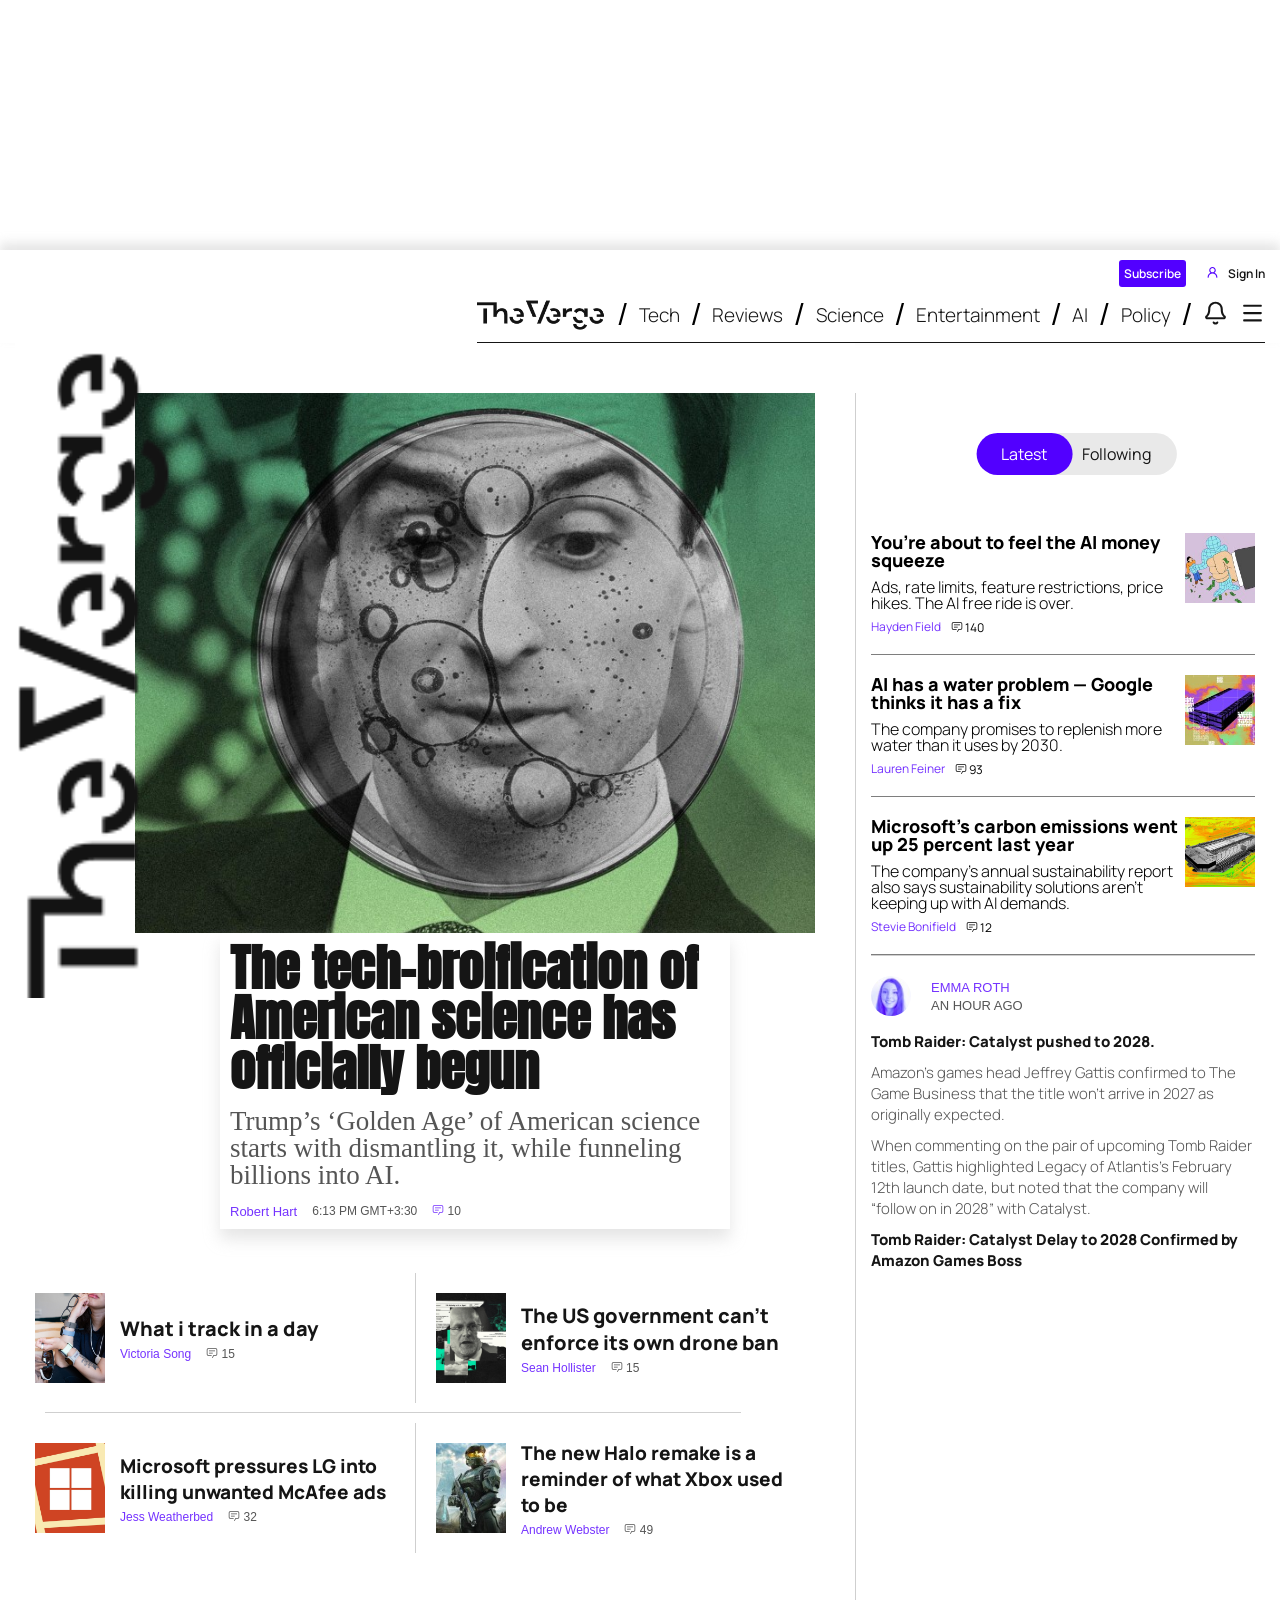
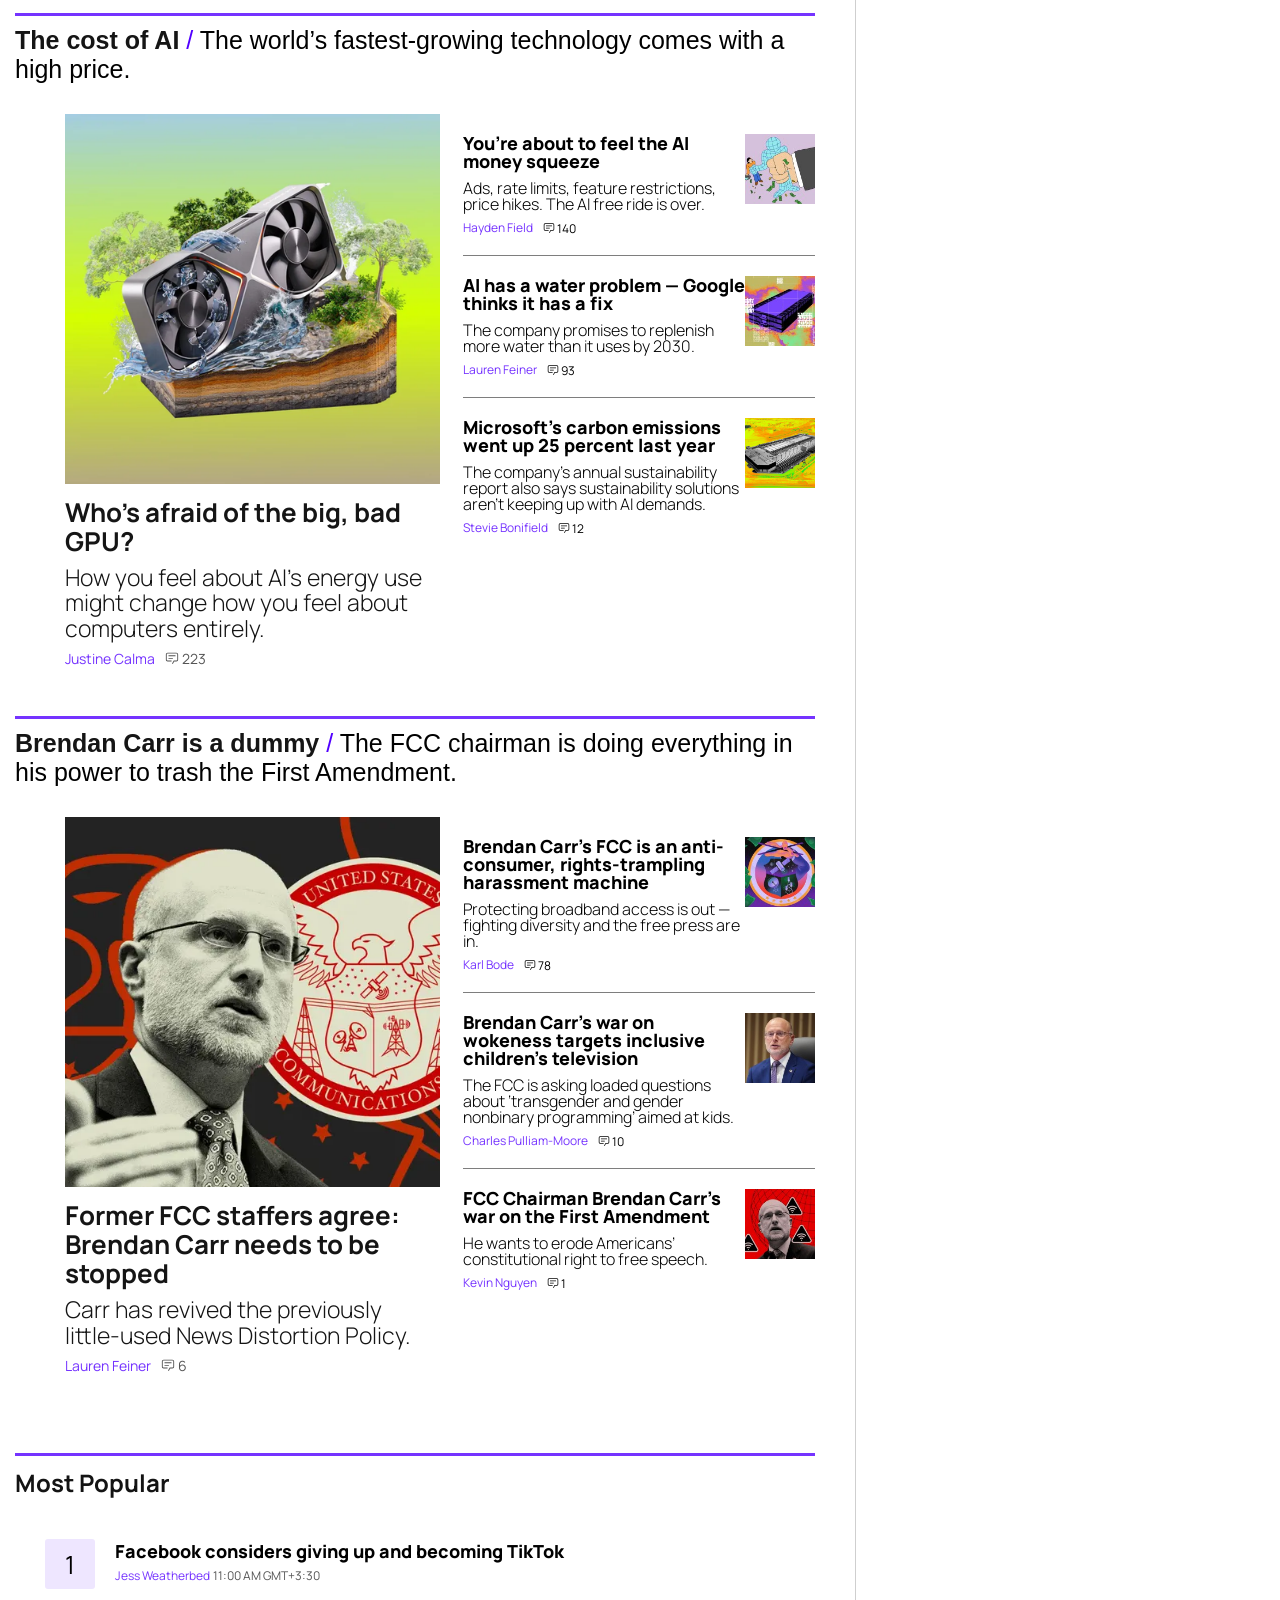
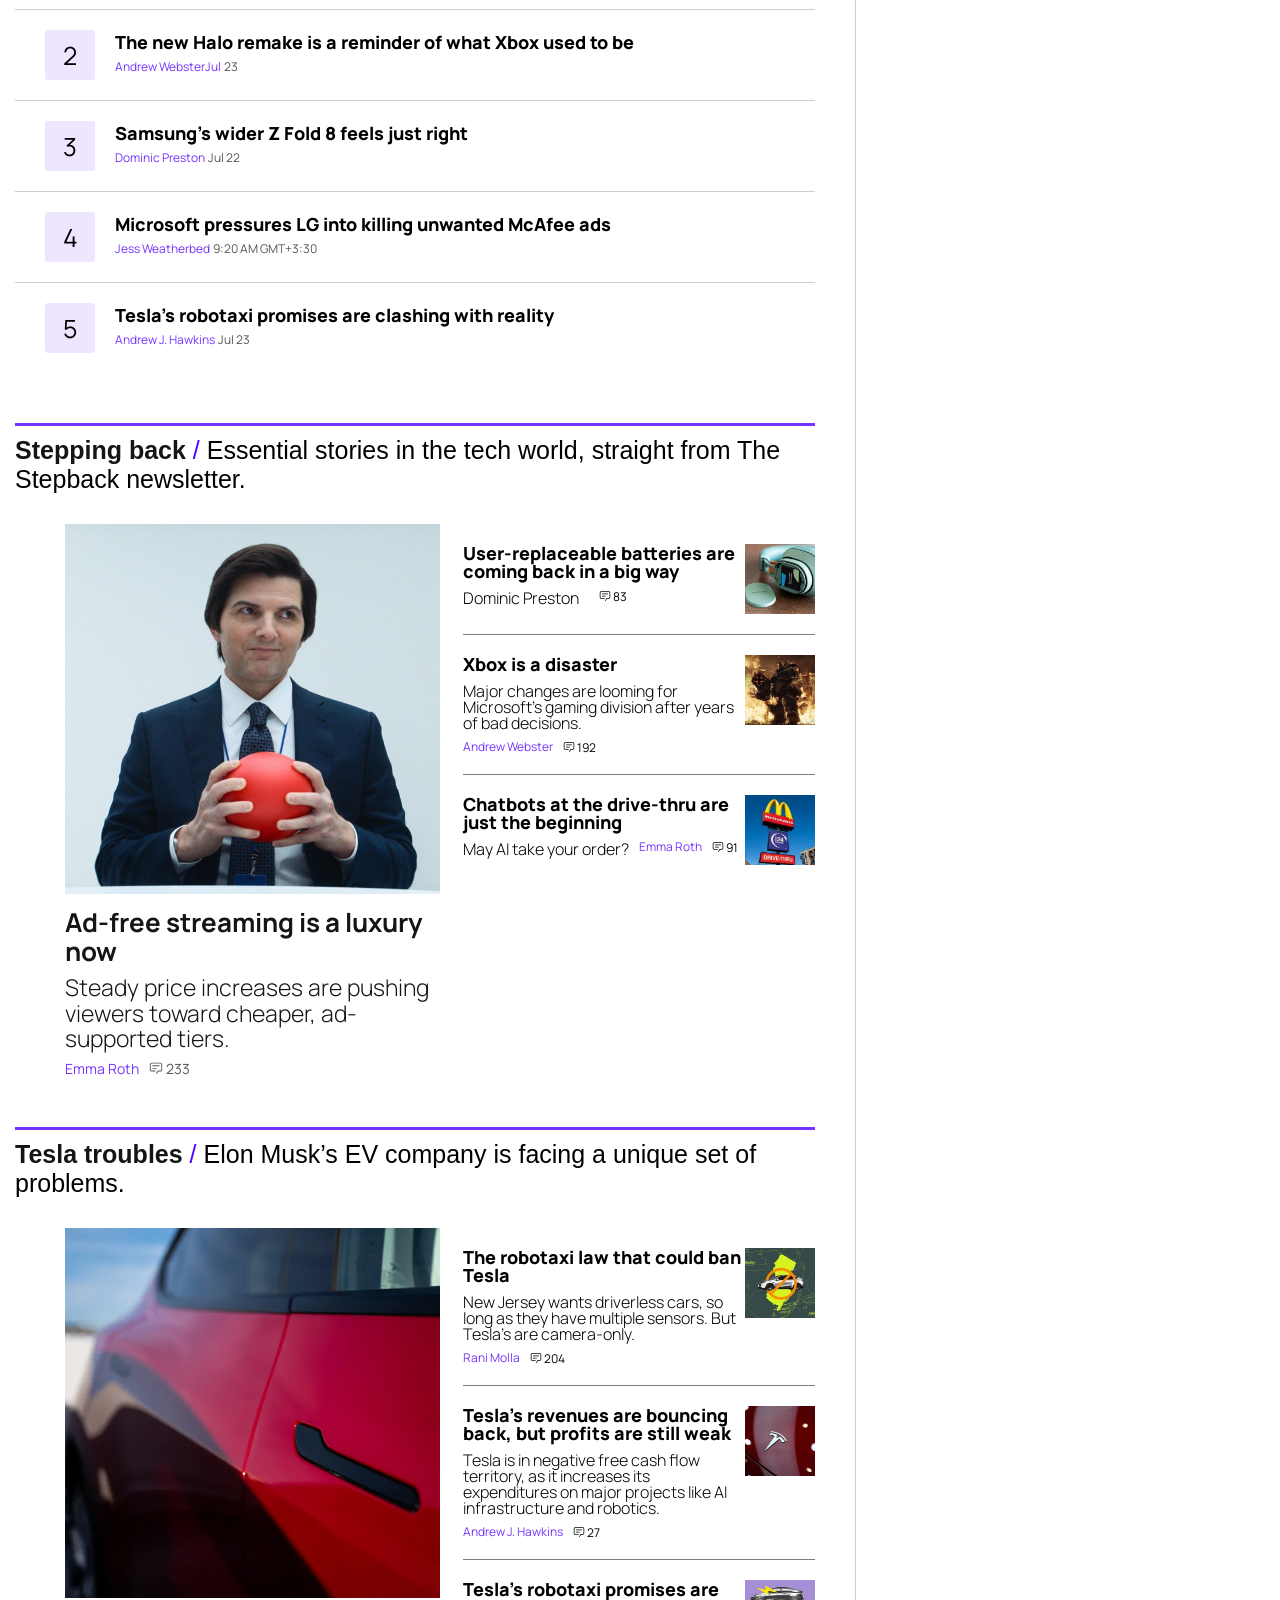
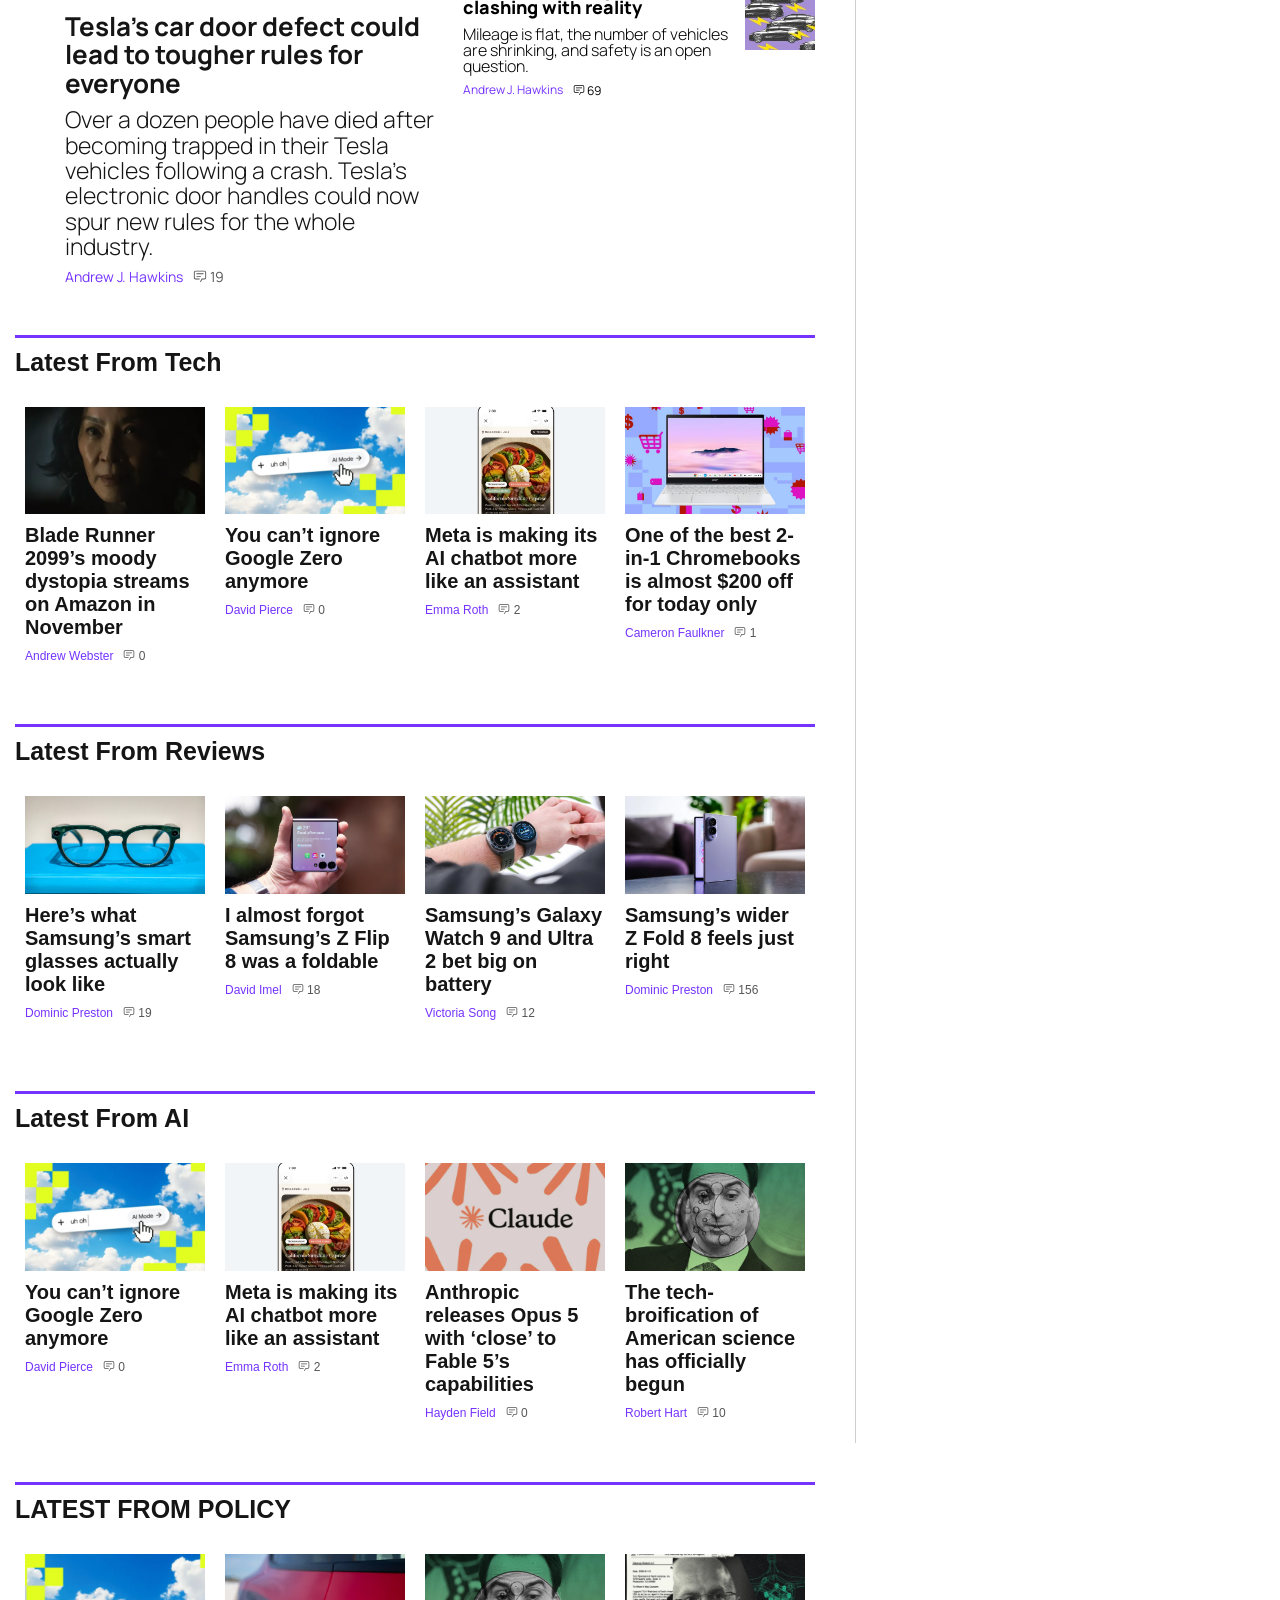
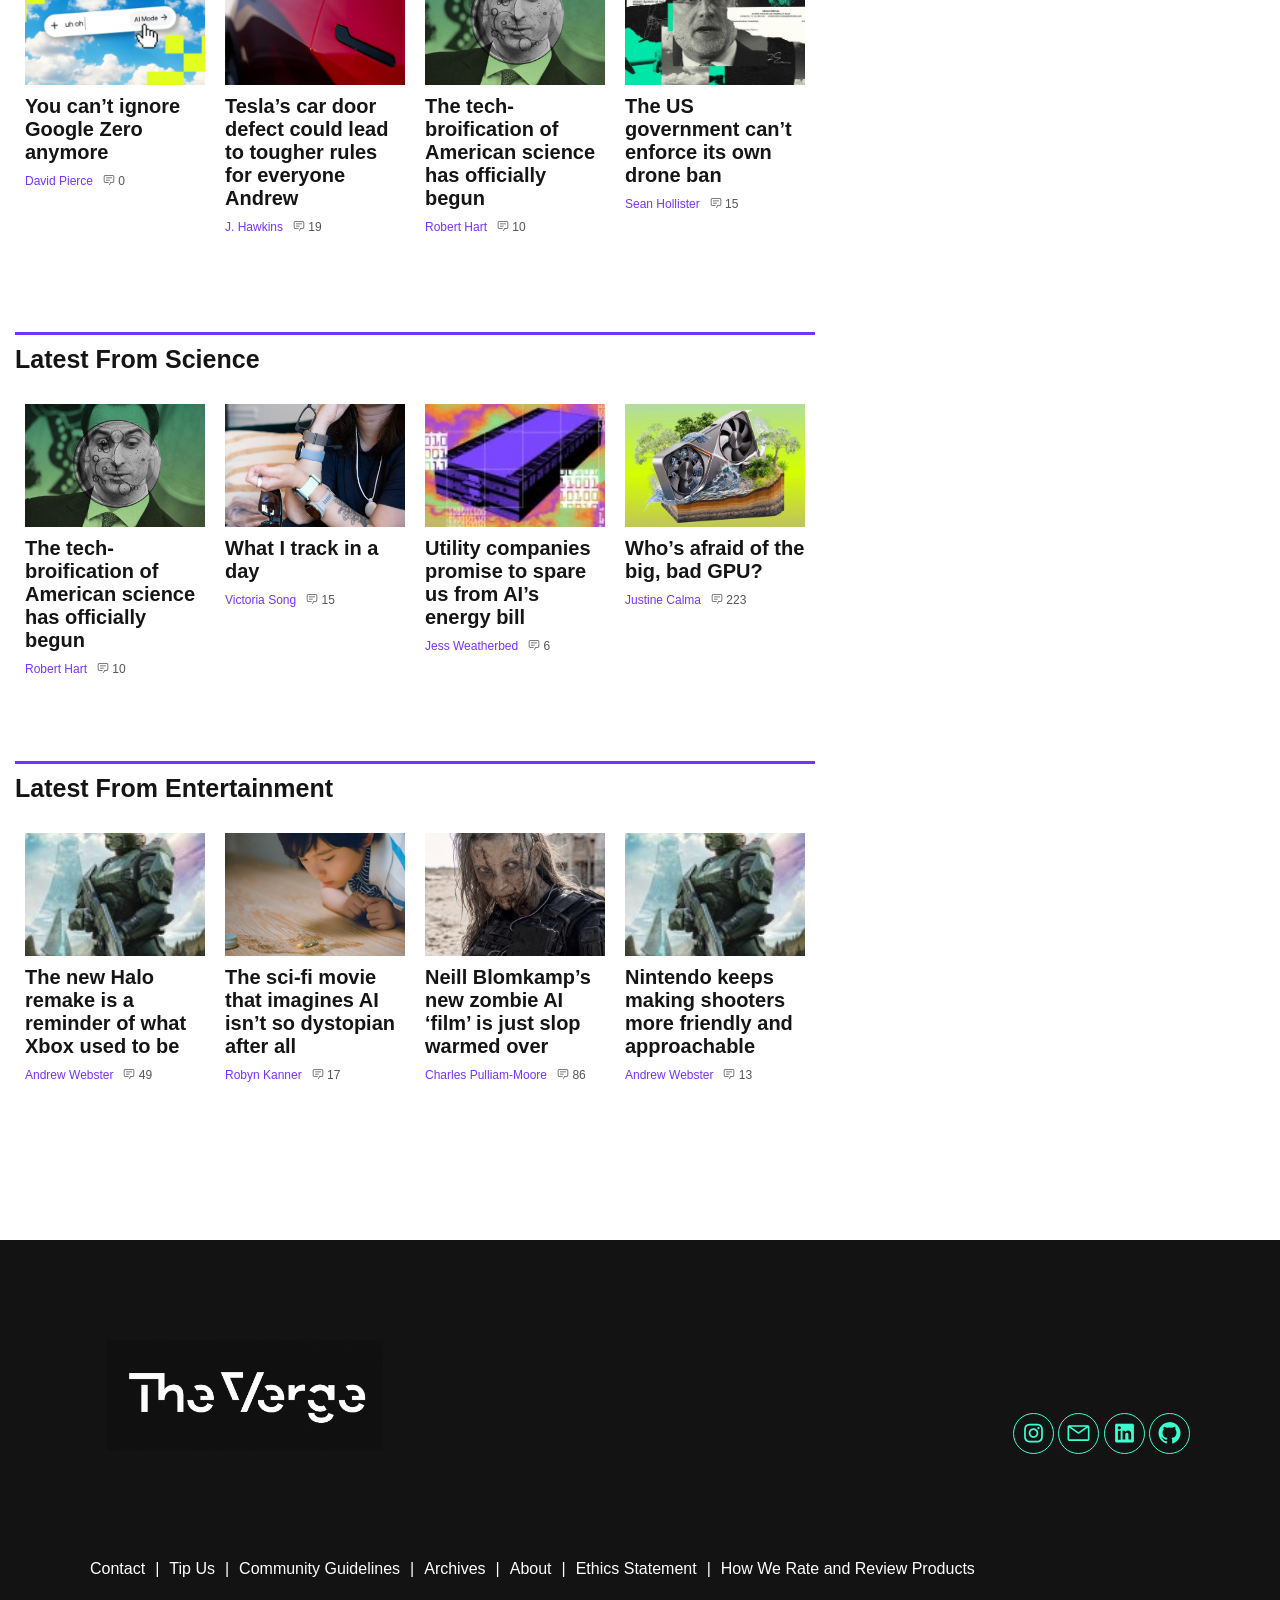
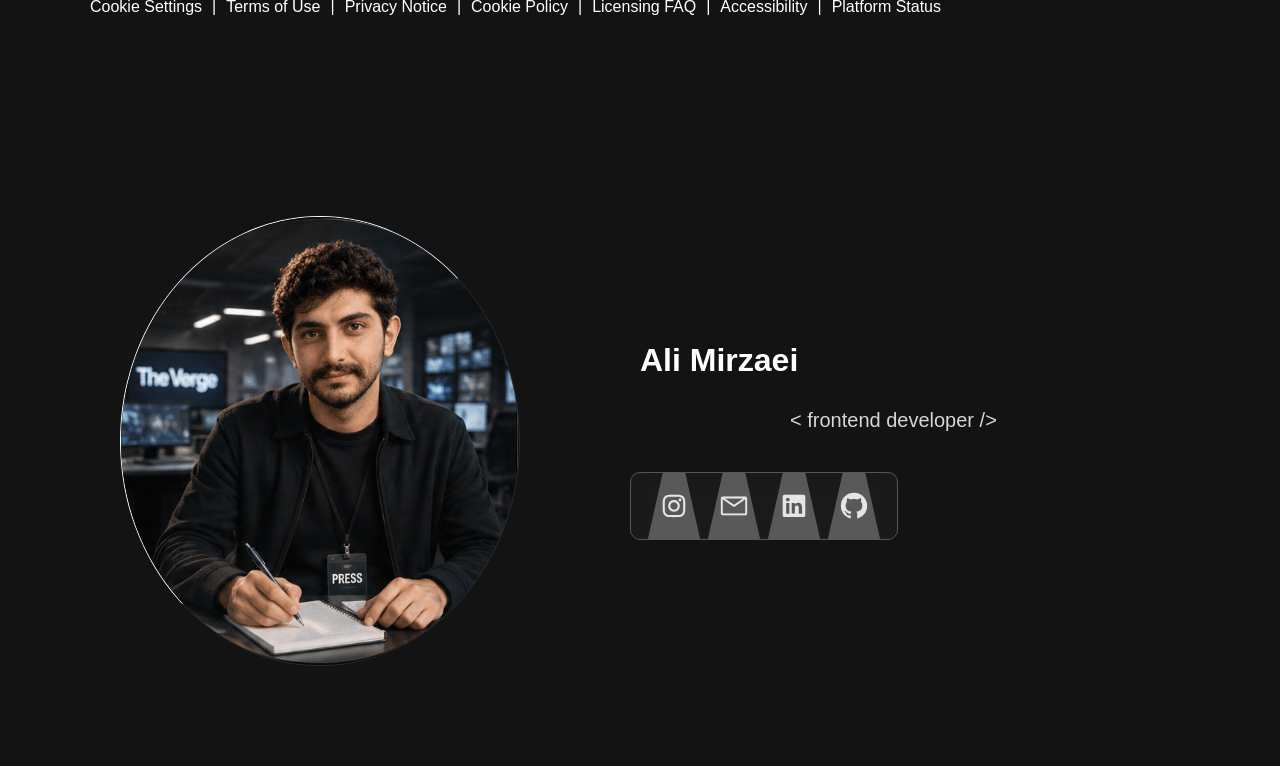
<file: index.html>
<!DOCTYPE html>
<html lang="en">

<head>
    <meta charset="UTF-8">
    <meta name="viewport" content="width=device-width, initial-scale=1.0">
    <title>The Verge</title>

    <link rel="stylesheet" href="assets/StyleSheet/public.css">
    <link rel="stylesheet" href="assets/StyleSheet/master.css">
    <link rel="stylesheet" href="assets/Font/FontMain/style.css">
    <link rel="stylesheet" href="assets/Font/FontSocials/style.css">
</head>

<body>

    <!--==================#1 HEADER HTML ==================-->
    <!--===================================================-->

    <header>

        <!--==================#1-1 SUB HTML ==================-->
        <div>
            <a href="">subscribe</a>
            <a href=""><i class="icon"></i> sign in</a>
        </div>

        <!--==================#1-2 MENU HTML ==================-->
        <div>
            <nav>
                <ul>
                    <li>
                        <a href="">
                            <figure><img src="assets/Images/logo.png" alt=""></figure>
                        </a>
                    </li>
                    <li>/</li>
                    <li>
                        <a href="">tech</a>
                    </li>
                    <li>/</li>
                    <li>
                        <a href="">reviews</a>
                    </li>
                    <li>/</li>
                    <li>
                        <a href="">science</a>
                    </li>
                    <li>/</li>
                    <li>
                        <a href="">entertainment</a>
                    </li>
                    <li>/</li>
                    <li>
                        <a href="">AI</a>
                    </li>
                    <li>/</li>
                    <li>
                        <a href="">policy</a>
                    </li>
                    <li>/</li>
                    <li>
                        <a href=""><i class="icon"></i></a>
                    </li>
                    <li>
                        <a href=""><i class="icon"></i></a>
                    </li>
                </ul>
            </nav>
        </div>
    </header>

    <!--==================#2 MAIN Content HTML ==================-->
    <!--========================================================-->
    <main>

        <!--==================#2-1 HERO HTML ==================-->
        <section>
            <figure>
                <a href="">
                    <img src="assets/Images/hero.jpeg" alt="">
                    <figcaption>
                        <h1>The tech-broification of American science has officially begun</h1>
                        <span>Trump’s ‘Golden Age’ of American science starts with dismantling it,
                            while funneling billions into AI.</span>
                        <span>robert hart</span>
                        <span>6:13 PM GMT+3:30</span>
                        <span><i class="icon"></i> 10</span>
                    </figcaption>
                </a>
            </figure>
            <figure>
                <img src="assets/Images/logo.png" alt="">
            </figure>

            <a href="">
                <img src="assets/Images/what i track.jpeg" alt="">
                <div>
                    <h6>What i track in a day</h6>
                    <span>victoria song</span>
                    <span><i class="icon"></i> 15</span>
                </div>
            </a>
            <a href="">
                <img src="assets/Images/the us.jpeg" alt="">
                <div>
                    <h6>The US government can’t enforce its own drone ban</h6>
                    <span>Sean Hollister</span>
                    <span><i class="icon"></i> 15</span>
                </div>
            </a>
            <a href="">
                <img src="assets/Images/microsft1.jpeg" alt="">
                <div>
                    <h6>Microsoft pressures LG into killing unwanted McAfee ads</h6>
                    <span>Jess Weatherbed</span>
                    <span><i class="icon"></i> 32</span>
                </div>
            </a>
            <a href="">
                <img src="assets/Images/halo.jpeg" alt="">
                <div>
                    <h6>The new Halo remake is a reminder of what Xbox used to be</h6>
                    <span>Andrew Webster</span>
                    <span><i class="icon"></i> 49</span>
                </div>
            </a>
            <div></div>
        </section>

        <!--==================#2-2 The cost HTML ==================-->
        <section>
            <h3>
                <span>The cost of AI</span>
                <span>/</span>
                The world’s fastest-growing technology comes with a high price.
            </h3>
            <div>
                <figure>
                    <a href="">
                        <img src="assets/Images/who's afraid.png" alt="">
                        <figcaption>
                            <h6>Who’s afraid of the big, bad GPU?</h6>
                            <p>How you feel about AI’s energy use might change how you feel about computers entirely.
                            </p>
                            <span>Justine Calma</span>
                            <span><i class="icon"></i> 223</span>
                        </figcaption>
                    </a>
                </figure>
                <div>
                    <div>
                        <a href="">
                            <span>You’re about to feel the AI money squeeze</span>
                            <span>Ads, rate limits, feature restrictions, price hikes. The AI free ride is over.</span>
                            <span>Hayden Field</span>
                            <span><i class="icon"></i> 140</span>
                        </a>
                        <img src="assets/Images/your about.jpeg" alt="">
                    </div>
                    <div>
                        <a href="">
                            <span>AI has a water problem — Google thinks it has a fix</span>
                            <span>The company promises to replenish more water than it uses by 2030.</span>
                            <span>Lauren Feiner</span>
                            <span><i class="icon"></i> 93</span>
                        </a>
                        <img src="assets/Images/AI has.jpeg" alt="">
                    </div>
                    <div>
                        <a href="">
                            <span>Microsoft’s carbon emissions went up 25 percent last year</span>
                            <span>The company’s annual sustainability report also says sustainability solutions aren’t
                                keeping up with AI demands.</span>
                            <span>Stevie Bonifield</span>
                            <span><i class="icon"></i> 12</span>
                        </a>
                        <img src="assets/Images/microsft carbon.jpeg" alt="">
                    </div>
                </div>
            </div>
        </section>

        <!--==================#2-3 BRENDON HTML ==================-->
        <section>
            <h3>
                <span>Brendan Carr is a dummy</span>
                <span>/</span>
                The FCC chairman is doing everything in his power to trash the First Amendment.
            </h3>
            <div>
                <figure>
                    <a href="">
                        <img src="assets/Images/brendon carr.webp" alt="">
                        <figcaption>
                            <h6>Former FCC staffers agree: Brendan Carr needs to be stopped</h6>
                            <p>Carr has revived the previously little-used News Distortion Policy.</p>
                            <span>Lauren Feiner</span>
                            <span><i class="icon"></i> 6</span>
                        </figcaption>
                    </a>
                </figure>
                <div>
                    <div>
                        <a href="">
                            <span>Brendan Carr’s FCC is an anti-consumer, rights-trampling harassment machine</span>
                            <span>Protecting broadband access is out — fighting diversity and the free press are
                                in.</span>
                            <span>Karl Bode</span>
                            <span><i class="icon"></i> 78</span>
                        </a>
                        <img src="assets/Images/brendon carr fcc is an.jpeg" alt="">
                    </div>
                    <div>
                        <a href="">
                            <span>Brendan Carr’s war on wokeness targets inclusive children’s television</span>
                            <span>The FCC is asking loaded questions about ‘transgender and gender nonbinary
                                programming’ aimed at kids.</span>
                            <span>Charles Pulliam-Moore</span>
                            <span><i class="icon"></i> 10</span>
                        </a>
                        <img src="assets/Images/brendon carr war on.jpeg" alt="">
                    </div>
                    <div>
                        <a href="">
                            <span>FCC Chairman Brendan Carr’s war on the First Amendment</span>
                            <span>He wants to erode Americans’ constitutional right to free speech.</span>
                            <span>Kevin Nguyen</span>
                            <span><i class="icon"></i> 1</span>
                        </a>
                        <img src="assets/Images/fcc chairman.jpeg" alt="">
                    </div>
                </div>
            </div>
        </section>

        <!--==================#2-4 MOST POPULAR HTML ==================-->
        <section>
            <h3>most popular</h3>
            <a href="">
                <span>1</span>
                <div>
                    <p>Facebook considers giving up and becoming TikTok</p>
                    <span>Jess Weatherbed</span>
                    <span>11:00 AM GMT+3:30</span>
                </div>
            </a>
            <a href="">
                <span>2</span>
                <div>
                    <p>The new Halo remake is a reminder of what Xbox used to be</p>
                    <span>Andrew WebsterJul</span>
                    <span>23</span>
                </div>
            </a>
            <a href="">
                <span>3</span>
                <div>
                    <p>Samsung’s wider Z Fold 8 feels just right</p>
                    <span>Dominic Preston</span>
                    <span>Jul 22</span>
                </div>
            </a>
            <a href="">
                <span>4</span>
                <div>
                    <p>Microsoft pressures LG into killing unwanted McAfee ads</p>
                    <span>Jess Weatherbed</span>
                    <span>9:20 AM GMT+3:30</span>
                </div>
            </a>
            <a href="">
                <span>5</span>
                <div>
                    <p>Tesla’s robotaxi promises are clashing with reality
                    </p>
                    <span>Andrew J. Hawkins</span>
                    <span>Jul 23</span>
                </div>
            </a>
        </section>

        <!--==================#2-5 STEPPING BACK HTML ==================-->
        <section>
            <h3>
                <span>Stepping back</span>
                <span>/</span>
                Essential stories in the tech world, straight from The Stepback newsletter.
            </h3>
            <div>
                <figure>
                    <a href=""><img src="assets/Images/stepping back.jpeg" alt="">
                        <figcaption>
                            <h6>Ad-free streaming is a luxury now</h6>
                            <p>Steady price increases are pushing viewers toward cheaper, ad-supported tiers.</p>
                            <span>Emma Roth</span>
                            <span><i class="icon"></i> 233</span>
                        </figcaption>
                    </a>
                </figure>
                <div>
                    <div>
                        <a href="">
                            <span>User-replaceable batteries are coming back in a big way</span>
                            <span>Dominic Preston</span>
                            <span></span>
                            <span><i class="icon"></i> 83</span>
                        </a>
                        <img src="assets/Images/user replaceable.jpeg" alt="">
                    </div>
                    <div>
                        <a href="">
                            <span>Xbox is a disaster</span>
                            <span>Major changes are looming for Microsoft’s gaming division after years of bad
                                decisions.</span>
                            <span>Andrew Webster</span>
                            <span><i class="icon"></i> 192</span>
                        </a>
                        <img src="assets/Images/xbox.jpeg" alt="">
                    </div>
                    <div>
                        <a href="">
                            <span>Chatbots at the drive-thru are just the beginning</span>
                            <span>May AI take your order?</span>
                            <span>Emma Roth</span>
                            <span><i class="icon"></i> 91</span>
                        </a>
                        <img src="assets/Images/mcdonalds.jpeg" alt="">
                    </div>
                </div>
            </div>
        </section>

        <!--==================#2-6 TESLA BACK HTML ==================-->
        <section>
            <h3>
                <span>Tesla troubles</span>
                <span>/</span>
                Elon Musk’s EV company is facing a unique set of problems.
            </h3>
            <div>
                <figure>
                    <a href="">
                        <img src="assets/Images/tesla trouble.png" alt="">
                        <figcaption>
                            <h6>Tesla’s car door defect could lead to tougher rules for everyone</h6>
                            <p>Over a dozen people have died after becoming trapped in their Tesla vehicles following a
                                crash. Tesla’s electronic door handles could now spur new rules for the whole industry.
                            </p>
                            <span>Andrew J. Hawkins</span>
                            <span><i class="icon"></i> 19</span>
                        </figcaption>
                    </a>
                </figure>
                <div>
                    <div>
                        <a href="">
                            <span>The robotaxi law that could ban Tesla</span>
                            <span>New Jersey wants driverless cars, so long as they have multiple sensors. But Tesla’s
                                are camera-only.</span>
                            <span>Rani Molla</span>
                            <span><i class="icon"></i> 204</span>
                        </a>
                        <img src="assets/Images/the robotaxi.jpeg" alt="">
                    </div>
                    <div>
                        <a href="">
                            <span>Tesla’s revenues are bouncing back, but profits are still weak</span>
                            <span>Tesla is in negative free cash flow territory, as it increases its expenditures on
                                major projects like AI infrastructure
                                and robotics.</span>
                            <span>Andrew J. Hawkins</span>
                            <span><i class="icon"></i> 27</span>
                        </a>
                        <img src="assets/Images/tesla revenues.jpeg" alt="">
                    </div>
                    <div>
                        <a href="">
                            <span>Tesla’s robotaxi promises are clashing with reality</span>
                            <span>Mileage is flat, the number of vehicles are shrinking, and safety is an open
                                question.</span>
                            <span>Andrew J. Hawkins</span>
                            <span><i class="icon"></i> 69</span>
                        </a>
                        <img src="assets/Images/Tesla’s robotaxi.jpeg" alt="">
                    </div>
                </div>
            </div>
        </section>

        <!--==================#2-7 LF TECH HTML ==================-->
        <section>
            <h3>latest from tech</h3>
            <figure>
                <img src="assets/Images/Blade Runner.png" alt="">
                <figcaption>
                    <p>Blade Runner 2099’s moody dystopia streams on Amazon in November</p>
                    <span>Andrew Webster</span>
                    <span><i class="icon"></i> 0</span>
                </figcaption>
            </figure>
            <figure>
                <img src="assets/Images/you can ignoe.png" alt="">
                <figcaption>
                    <p>You can’t ignore Google Zero anymore</p>
                    <span>David Pierce</span>
                    <span><i class="icon"></i> 0</span>
                </figcaption>
            </figure>
            <figure>
                <img src="assets/Images/meta.jpeg" alt="">
                <figcaption>
                    <p>Meta is making its AI chatbot more like an assistant</p>
                    <span>Emma Roth</span>
                    <span><i class="icon"></i> 2</span>
                </figcaption>
            </figure>
            <figure>
                <img src="assets/Images/one of the best.jpeg" alt="">
                <figcaption>
                    <p>One of the best 2-in-1 Chromebooks is almost $200 off for today only</p>
                    <span>Cameron Faulkner</span>
                    <span><i class="icon"></i> 1</span>
                </figcaption>
            </figure>
        </section>

        <!--==================#2-8 LF REVIEWS HTML ==================-->
        <section>
            <h3>Latest from Reviews</h3>
            <figure>
                <img src="assets/Images/here's what samsung.jpeg" alt="">
                <figcaption>
                    <p>Here’s what Samsung’s smart glasses actually look like</p>
                    <span>Dominic Preston</span>
                    <span><i class="icon"></i> 19</span>
                </figcaption>
            </figure>
            <figure>
                <img src="assets/Images/i almost.webp" alt="">
                <figcaption>
                    <p>I almost forgot Samsung’s Z Flip 8 was a foldable</p>
                    <span>David Imel</span>
                    <span><i class="icon"></i> 18</span>
                </figcaption>
            </figure>
            <figure>
                <img src="assets/Images/Samsung-Galaxy-Watch-Ultra2-and-Watch9-2.webp" alt="">
                <figcaption>
                    <p>Samsung’s Galaxy Watch 9 and Ultra 2 bet big on battery</p>
                    <span>Victoria Song</span>
                    <span><i class="icon"></i> 12</span>
                </figcaption>
            </figure>
            <figure>
                <img src="assets/Images/Samsung wider Z-Fold8-4.webp" alt="">
                <figcaption>
                    <p>Samsung’s wider Z Fold 8 feels just right</p>
                    <span>Dominic Preston</span>
                    <span><i class="icon"></i> 156</span>
                </figcaption>
            </figure>
        </section>

        <!--==================#2-9 LF AI HTML ==================-->
        <section>
            <h3>Latest from AI</h3>
            <figure>
                <img src="assets/Images/you can ignoe.png" alt="">
                <figcaption>
                    <p>You can’t ignore Google Zero anymore</p>
                    <span>David Pierce</span>
                    <span><i class="icon"></i> 0</span>
                </figcaption>
            </figure>
            <figure>
                <img src="assets/Images/meta.jpeg" alt="">
                <figcaption>
                    <p>Meta is making its AI chatbot more like an assistant</p>
                    <span>Emma Roth</span>
                    <span><i class="icon"></i> 2</span>
                </figcaption>
            </figure>
            <figure>
                <img src="assets/Images/claude 2.png" alt="">
                <figcaption>
                    <p>Anthropic releases Opus 5 with ‘close’ to Fable 5’s capabilities</p>
                    <span>Hayden Field</span>
                    <span><i class="icon"></i> 0</span>
                </figcaption>
            </figure>
            <figure>
                <img src="assets/Images/thetech broification.jpeg" alt="">
                <figcaption>
                    <p>The tech-broification of American science has officially begun</p>
                    <span>Robert Hart</span>
                    <span><i class="icon"></i> 10</span>
                </figcaption>
            </figure>
        </section>

        <!--==================#2-10 LF POLICY HTML ==================-->
        <section>
            <h3>LATEST FROM POLICY</h3>
            <figure>
                <img src="assets/Images/you can ignoe.png" alt="">
                <figcaption>
                    <p>You can’t ignore Google Zero anymore</p>
                    <span>David Pierce</span>
                    <span><i class="icon"></i> 0</span>
                </figcaption>
            </figure>
            <figure>
                <img src="assets/Images/tesla trouble.png" alt="">
                <figcaption>
                    <p>Tesla’s car door defect could lead to tougher rules for everyone
                        Andrew </p>
                    <span>J. Hawkins</span>
                    <span><i class="icon"></i> 19</span>
                </figcaption>
            </figure>
            <figure>
                <img src="assets/Images/thetech broification.jpeg" alt="">
                <figcaption>
                    <p>The tech-broification of American science has officially begun</p>
                    <span>Robert Hart</span>
                    <span><i class="icon"></i> 10</span>
                </figcaption>
            </figure>
            <figure>
                <img src="assets/Images/the us.jpeg" alt="">
                <figcaption>
                    <p>The US government can’t enforce its own drone ban</p>
                    <span>Sean Hollister</span>
                    <span><i class="icon"></i> 15</span>
                </figcaption>
            </figure>
        </section>

        <!--==================#2-11 LF SCIENCE HTML ==================-->
        <section>
            <h3>latest from science</h3>
            <figure>
                <img src="assets/Images/thetech broification.jpeg" alt="">
                <figcaption>
                    <p>The tech-broification of American science has officially begun</p>
                    <span>Robert Hart</span>
                    <span><i class="icon"></i> 10</span>
                </figcaption>
            </figure>
            <figure>
                <img src="assets/Images/what i track.jpeg" alt="">
                <figcaption>
                    <p>What I track in a day</p>
                    <span>Victoria Song</span>
                    <span><i class="icon"></i> 15</span>
                </figcaption>
            </figure>
            <figure>
                <img src="assets/Images/AI has.jpeg" alt="">
                <figcaption>
                    <p>Utility companies promise to spare us from AI’s energy bill</p>
                    <span>Jess Weatherbed</span>
                    <span><i class="icon"></i> 6</span>
                </figcaption>
            </figure>
            <figure>
                <img src="assets/Images/who's afraid.png" alt="">
                <figcaption>
                    <p>Who’s afraid of the big, bad GPU?</p>
                    <span>Justine Calma</span>
                    <span><i class="icon"></i> 223</span>
                </figcaption>
            </figure>
        </section>

        <!--==================#2-12 LF ENTERTAINMENT HTML ==================-->
        <section>
            <h3>latest from entertainment</h3>
            <figure>
                <img src="assets/Images/halo.jpeg" alt="">
                <figcaption>
                    <p>The new Halo remake is a reminder of what Xbox used to be</p>
                    <span>Andrew Webster</span>
                    <span><i class="icon"></i> 49</span>
                </figcaption>
            </figure>
            <figure>
                <img src="assets/Images/the sci fi.png" alt="">
                <figcaption>
                    <p>The sci-fi movie that imagines AI isn’t so dystopian after all</p>
                    <span>Robyn Kanner</span>
                    <span><i class="icon"></i> 17</span>
                </figcaption>
            </figure>
            <figure>
                <img src="assets/Images/neil.png" alt="">
                <figcaption>
                    <p>Neill Blomkamp’s new zombie AI ‘film’ is just slop warmed over</p>
                    <span>Charles Pulliam-Moore</span>
                    <span><i class="icon"></i> 86</span>
                </figcaption>
            </figure>
            <figure>
                <img src="assets/Images/halo.jpeg" alt="">
                <figcaption>
                    <p>Nintendo keeps making shooters more friendly and approachable</p>
                    <span>Andrew Webster</span>
                    <span><i class="icon"></i> 13</span>
                </figcaption>
            </figure>
        </section>
    </main>

    <!--==================#3 SIDEBAR HTML ==================-->
    <!--===================================================-->
    <aside>
        <div>

            <!--==================#3-1 TWINS BUTTONS HTML ==================-->
            <div>
                <a href="">latest</a>
                <a href="">following</a>
            </div>

            <!--==================#3-2 SECTION 1 HTML ==================-->
            <div>
                <div>
                    <a href="">
                        <span>You’re about to feel the AI money squeeze</span>
                        <span>Ads, rate limits, feature restrictions, price hikes. The AI free ride is over.</span>
                        <span>Hayden Field</span>
                        <span><i class="icon"></i> 140</span>
                    </a>
                    <img src="assets/Images/your about.jpeg" alt="">
                </div>
                <div>
                    <a href="">
                        <span>AI has a water problem — Google thinks it has a fix</span>
                        <span>The company promises to replenish more water than it uses by 2030.</span>
                        <span>Lauren Feiner</span>
                        <span><i class="icon"></i> 93</span>
                    </a>
                    <img src="assets/Images/AI has.jpeg" alt="">
                </div>
                <div>
                    <a href="">
                        <span>Microsoft’s carbon emissions went up 25 percent last year</span>
                        <span>The company’s annual sustainability report also says sustainability solutions aren’t
                            keeping up with AI demands.</span>
                        <span>Stevie Bonifield</span>
                        <span><i class="icon"></i> 12</span>
                    </a>
                    <img src="assets/Images/microsft carbon.jpeg" alt="">
                </div>
            </div>

            <!--==================#3-3 QOUTES HTML ==================-->
            <div>
                <div>
                    <figure>
                        <img src="assets/Images/EMMA_ROTH.0.jpeg" alt="">
                        <figcaption>
                            <span>emma roth</span>
                            <span>an hour ago</span>
                        </figcaption>
                    </figure>
                    <a href="">
                        <p>Tomb Raider: Catalyst pushed to 2028.</p>
                        <span>Amazon’s games head Jeffrey Gattis confirmed to The Game Business that the title
                            won’t arrive in 2027 as originally expected.</span>
                        <span>When commenting on the pair of upcoming Tomb Raider titles, Gattis highlighted Legacy of
                            Atlantis’s February 12th launch
                            date, but noted that the company will “follow on in 2028” with Catalyst.</span>
                        <p>Tomb Raider: Catalyst Delay to 2028 Confirmed by Amazon Games Boss</p>
                    </a>
                </div>
                <div>
                    <figure>
                        <img src="assets/Images/ANTONIO_DI_BENEDETTO.0.jpeg" alt="">
                        <figcaption>
                            <span>Antonio G. Di Benedetto</span>
                            <span>An hour ago</span>
                        </figcaption>
                    </figure>
                    <a href="">
                        <p>Happy little spacebars.</p>
                        <span>There are lots of fun ways to customize a keyboard and accessorize your
                            desk, but these Bob Ross
                            spacebars and desk mats from Apos look like absolute charmers. The mats are fairly large
                            (900mm
                            x 400mm) and 4mm thick,
                            and each spacebar comes with an escape key featuring Ross’s smiling face.</span>
                        <span>Now my desk can be a happy accident instead of just a messy one.</span>
                        <p>If you buy something from a Verge link, Vox Media may earn a commission. See our ethics
                            statement.</p>
                        <img src="assets/Images/keyboard.jpeg" alt="">
                    </a>
                </div>
                <div>
                    <figure>
                        <img src="assets/Images/RICHARD_BLURPLE.jpeg" alt="">
                        <figcaption>
                            <span>Richard Lawler</span>
                            <span>Two hours ago</span>
                        </figcaption>
                    </figure>
                    <a href="">
                        <p>Xbox gamer Strive4G8ness23 signs a two-year, $8 million deal with the 76ers.</p>
                        <span>How could anyone have known
                            that LeBron
                            James would choose Philadelphia as his next NBA team? Well, there were signs.</span>
                        <img src="assets/Images/footbal.jpeg" alt="">
                    </a>
                </div>
                <div>
                    <figure>
                        <img src="assets/Images/EMMA_ROTH.0.jpeg" alt="">
                        <figcaption>
                            <span>emma roth</span>
                            <span>Two hours ago</span>
                        </figcaption>
                    </figure>
                    <a href="">
                        <p>New Jersey curbs electronic store labels.</p>
                        <span>The state’s recently-passed “Fair Price Protection Act” targets
                            “discriminatory surveillance pricing”; something the FTC is investigating and that New York
                            is also looking at. The law
                            puts a one-year halt on new electronic shelf labels while NJ investigates “the effects and
                            impact” of the technology.</span>
                        <p>Statement on the Fair Price Protection Act</p>
                    </a>
                </div>
                <div>
                    <figure>
                        <img src="assets/Images/RICHARD_BLURPLE.jpeg" alt="">
                        <figcaption>
                            <span>Richard Lawler</span>
                            <span>Two hours ago</span>
                        </figcaption>
                    </figure>
                    <a href="">
                        <p>Are Xbox 360 games coming to PC next?</p>
                        <span>After Microsoft brought four original Xbox games to PC earlier this week, a
                            reverse engineer found that the company is powering them with Xenon Fusion — the same
                            emulator that enabled backward
                            compatibility on the Xbox 360. This might be laying the groundwork for Xbox 360 games on PC,
                            as the XWine1 account on X
                            figured out how to get some 360 titles running with “varying degrees of success.”</span>
                        <p>Dataminers have discovered an Xbox 360 emulator hiding within the Xbox PC backwards
                            compatibility</p>
                    </a>
                </div>
                <div>
                    <figure>
                        <img src="assets/Images/ANTONIO_DI_BENEDETTO.0.jpeg" alt="">
                        <figcaption>
                            <span>ANTONIO DI BENEDETTO</span>
                            <span>four hours ago</span>
                        </figcaption>
                    </figure>
                    <a href="">
                        <p>Your marauding army needs this map.</p>
                        <span>I love this map project that documents the world’s historical strongholds, which I
                            usually only come across when someone posts a decrepit European castle going up for sale on
                            Zillow. Historical maps are
                            getting more popular these days and Castle Map is a good one. Tell us which fortress you’d
                            choose in the comments. (h/t
                            BoingBoing)</span>
                        <p>Castle Map — Explore 3,708 Castles, Fortresses & Palaces Worldwide</p>
                        <img src="assets/Images/kayboard4.jpeg" alt="">
                    </a>
                </div>
            </div>

            <!--==================#3-4 SECTION 1 HTML ==================-->
            <div>
                <div>
                    <a href="">
                        <span>Tesla’s revenues are bouncing back, but profits are still weak</span>
                        <span>Tesla is in negative free cash flow territory, as it increases its expenditures on
                            major projects like AI infrastructure
                            and robotics.</span>
                        <span>Andrew J. Hawkins</span>
                        <span><i class="icon"></i> 27</span>
                    </a>
                    <img src="assets/Images/tesla revenues.jpeg" alt="">
                </div>
                <div>
                    <a href="">
                        <span>Chatbots at the drive-thru are just the beginning</span>
                        <span>May AI take your order?</span>
                        <span>Emma Roth</span>
                        <span><i class="icon"></i> 91</span>
                    </a>
                    <img src="assets/Images/mcdonalds.jpeg" alt="">
                </div>
                <div>
                    <a href="">
                        <span>Xbox is a disaster</span>
                        <span>Major changes are looming for Microsoft’s gaming division after years of bad
                            decisions.</span>
                        <span>Andrew Webster</span>
                        <span><i class="icon"></i> 192</span>
                    </a>
                    <img src="assets/Images/xbox.jpeg" alt="">
                </div>
            </div>

            <!--==================#3-5 QOUTES 1 HTML ==================-->
            <div>
                <div>
                    <figure>
                        <img src="assets/Images/RICHARD_BLURPLE.jpeg" alt="">
                        <figcaption>
                            <span>Richard Lawler</span>
                            <span>Two hours ago</span>
                        </figcaption>
                    </figure>
                    <a href="">
                        <p>Are Xbox 360 games coming to PC next?</p>
                        <span>After Microsoft brought four original Xbox games to PC earlier this week, a
                            reverse engineer found that the company is powering them with Xenon Fusion — the same
                            emulator that enabled backward
                            compatibility on the Xbox 360. This might be laying the groundwork for Xbox 360 games on PC,
                            as the XWine1 account on X
                            figured out how to get some 360 titles running with “varying degrees of success.”</span>
                        <p>Dataminers have discovered an Xbox 360 emulator hiding within the Xbox PC backwards
                            compatibility</p>
                    </a>
                </div>
                <div>
                    <figure>
                        <img src="assets/Images/ANTONIO_DI_BENEDETTO.0.jpeg" alt="">
                        <figcaption>
                            <span>Antonio G. Di Benedetto</span>
                            <span>An hour ago</span>
                        </figcaption>
                    </figure>
                    <a href="">
                        <p>Happy little spacebars.</p>
                        <span>There are lots of fun ways to customize a keyboard and accessorize your
                            desk, but these Bob Ross
                            spacebars and desk mats from Apos look like absolute charmers. The mats are fairly large
                            (900mm
                            x 400mm) and 4mm thick,
                            and each spacebar comes with an escape key featuring Ross’s smiling face.</span>
                        <span>Now my desk can be a happy accident instead of just a messy one.</span>
                        <p>If you buy something from a Verge link, Vox Media may earn a commission. See our ethics
                            statement.</p>
                        <img src="assets/Images/kayboard2.jpeg" alt="">
                    </a>
                </div>
                <div>
                    <figure>
                        <img src="assets/Images/ANTONIO_DI_BENEDETTO.0.jpeg" alt="">
                        <figcaption>
                            <span>ANTONIO DI BENEDETTO</span>
                            <span>four hours ago</span>
                        </figcaption>
                    </figure>
                    <a href="">
                        <p>Your marauding army needs this map.</p>
                        <span>I love this map project that documents the world’s historical strongholds, which I
                            usually only come across when someone posts a decrepit European castle going up for sale on
                            Zillow. Historical maps are
                            getting more popular these days and Castle Map is a good one. Tell us which fortress you’d
                            choose in the comments. (h/t
                            BoingBoing)</span>
                        <p>Castle Map — Explore 3,708 Castles, Fortresses & Palaces Worldwide</p>
                        <img src="assets/Images/kayboard3.jpeg" alt="">
                    </a>
                </div>
            </div>

            <!--==================#3-6 SECTION 1 HTML ==================-->
            <div>
                <div>
                    <a href="">
                        <span>User-replaceable batteries are coming back in a big way</span>
                        <span>Dominic Preston</span>
                        <span></span>
                        <span><i class="icon"></i> 83</span>
                    </a>
                    <img src="assets/Images/user replaceable.jpeg" alt="">
                </div>
                <div>
                    <a href="">
                        <span>Tesla’s robotaxi promises are clashing with reality</span>
                        <span>Mileage is flat, the number of vehicles are shrinking, and safety is an open
                            question.</span>
                        <span>Andrew J. Hawkins</span>
                        <span><i class="icon"></i> 69</span>
                    </a>
                    <img src="assets/Images/Tesla’s robotaxi.jpeg" alt="">
                </div>
                <div>
                    <a href="">
                        <span>FCC Chairman Brendan Carr’s war on the First Amendment</span>
                        <span>He wants to erode Americans’ constitutional right to free speech.</span>
                        <span>Kevin Nguyen</span>
                        <span><i class="icon"></i> 1</span>
                    </a>
                    <img src="assets/Images/fcc chairman.jpeg" alt="">
                </div>
            </div>

            <!--==================#3-7 QOUTES 1 HTML ==================-->
            <div>
                <div>
                    <figure>
                        <img src="assets/Images/RICHARD_BLURPLE.jpeg" alt="">
                        <figcaption>
                            <span>Richard Lawler</span>
                            <span>Two hours ago</span>
                        </figcaption>
                    </figure>
                    <a href="">
                        <p>Are Xbox 360 games coming to PC next?</p>
                        <span>After Microsoft brought four original Xbox games to PC earlier this week, a
                            reverse engineer found that the company is powering them with Xenon Fusion — the same
                            emulator that enabled backward
                            compatibility on the Xbox 360. This might be laying the groundwork for Xbox 360 games on PC,
                            as the XWine1 account on X
                            figured out how to get some 360 titles running with “varying degrees of success.”</span>
                        <p>Dataminers have discovered an Xbox 360 emulator hiding within the Xbox PC backwards
                            compatibility</p>
                        <img src="assets/Images/Samsung-Galaxy-Watch-Ultra2-and-Watch9-2.webp" alt="">
                    </a>
                </div>
                <div>
                    <figure>
                        <img src="assets/Images/ANTONIO_DI_BENEDETTO.0.jpeg" alt="">
                        <figcaption>
                            <span>Antonio G. Di Benedetto</span>
                            <span>An hour ago</span>
                        </figcaption>
                    </figure>
                    <a href="">
                        <p>Happy little spacebars.</p>
                        <span>There are lots of fun ways to customize a keyboard and accessorize your
                            desk, but these Bob Ross
                            spacebars and desk mats from Apos look like absolute charmers. The mats are fairly large
                            (900mm
                            x 400mm) and 4mm thick,
                            and each spacebar comes with an escape key featuring Ross’s smiling face.</span>
                        <span>Now my desk can be a happy accident instead of just a messy one.</span>
                        <p>If you buy something from a Verge link, Vox Media may earn a commission. See our ethics
                            statement.</p>
                        <img src="assets/Images/one of the best.jpeg" alt="">
                    </a>
                </div>
                <div>
                    <figure>
                        <img src="assets/Images/ANTONIO_DI_BENEDETTO.0.jpeg" alt="">
                        <figcaption>
                            <span>ANTONIO DI BENEDETTO</span>
                            <span>four hours ago</span>
                        </figcaption>
                    </figure>
                    <a href="">
                        <p>Your marauding army needs this map.</p>
                        <span>I love this map project that documents the world’s historical strongholds, which I
                            usually only come across when someone posts a decrepit European castle going up for sale on
                            Zillow. Historical maps are
                            getting more popular these days and Castle Map is a good one. Tell us which fortress you’d
                            choose in the comments. (h/t
                            BoingBoing)</span>
                        <p>Castle Map — Explore 3,708 Castles, Fortresses & Palaces Worldwide</p>
                        <img src="assets/Images/Boox.jpeg" alt="">
                    </a>
                </div>
            </div>

            <!--==================#- SINGLE BUTTON HTML ==================-->
            <div>
                <a href="">more stories</a>
            </div>
        </div>
    </aside>

    <!--==================#4 FOOTER HTML ==================-->
    <!--==================================================-->
    <footer>

        <!--==================#4-1 WEBSITES FOOTER HTML ==================-->
        <section>

            <!-- top -->
            <div>
                <a href=""><img src="assets/Images/logow.png" alt=""></a>
                <div>
                    <a title="Instagram" href="https://instagram.com/ali.mirzaei.dev"><i class="icon"></i></a>
                    <a title="Gmail" href="mailto:ali.mirzaei.kt@gmail.com"><i class="icon"></i></a>
                    <a title="Linkdin" href="https://www.linkedin.com/in/ali-mirzaei-dev/"><i class="icon"></i></a>
                    <a title="Github" href="https://github.com/ali-mirzaei-dev"><i class="icon"></i></a>
                </div>
            </div>

            <!-- bottom -->
            <nav>
                <ul>
                    <li><a href="">Contact</a></li>|
                    <li><a href="">Tip Us</a></li>|
                    <li><a href="">Community Guidelines</a></li>|
                    <li><a href="">Archives</a></li>|
                    <li><a href="">About</a></li>|
                    <li><a href="">Ethics Statement</a></li>|
                    <li><a href="">How We Rate and Review Products</a></li>
                </ul>
            </nav>
            <nav>
                <ul>
                    <li><a href="">Cookie Settings</a></li>|
                    <li><a href="">Terms of Use</a></li>|
                    <li><a href="">Privacy Notice</a></li>|
                    <li><a href="">Cookie Policy</a></li>|
                    <li><a href="">Licensing FAQ</a></li>|
                    <li><a href="">Accessibility</a></li>|
                    <li><a href="">Platform Status</a></li>
                </ul>
            </nav>
        </section>

        <!--==================#4-2 AUTHOR SECTION HTML ==================-->
        <section>
            <figure><img src="assets/Images/avatar2.png" alt=""></figure>
            <div>
                <div>
                    <h4>Ali Mirzaei</h4>
                    <span>&lt; frontend developer /&gt;</span>
                </div>
                <div>
                    <a title="Instagram" href="https://instagram.com/ali.mirzaei.dev"><i class="icon"></i></a>
                    <a title="Gmail" href="mailto:ali.mirzaei.kt@gmail.com"><i class="icon"></i></a>
                    <a title="Linkdin" href="https://www.linkedin.com/in/ali-mirzaei-dev/"><i class="icon"></i></a>
                    <a title="Github" href="https://github.com/ali-mirzaei-dev"><i class="icon"></i></a>
                </div>
            </div>
        </section>
    </footer>
</body>

</html>
</file>
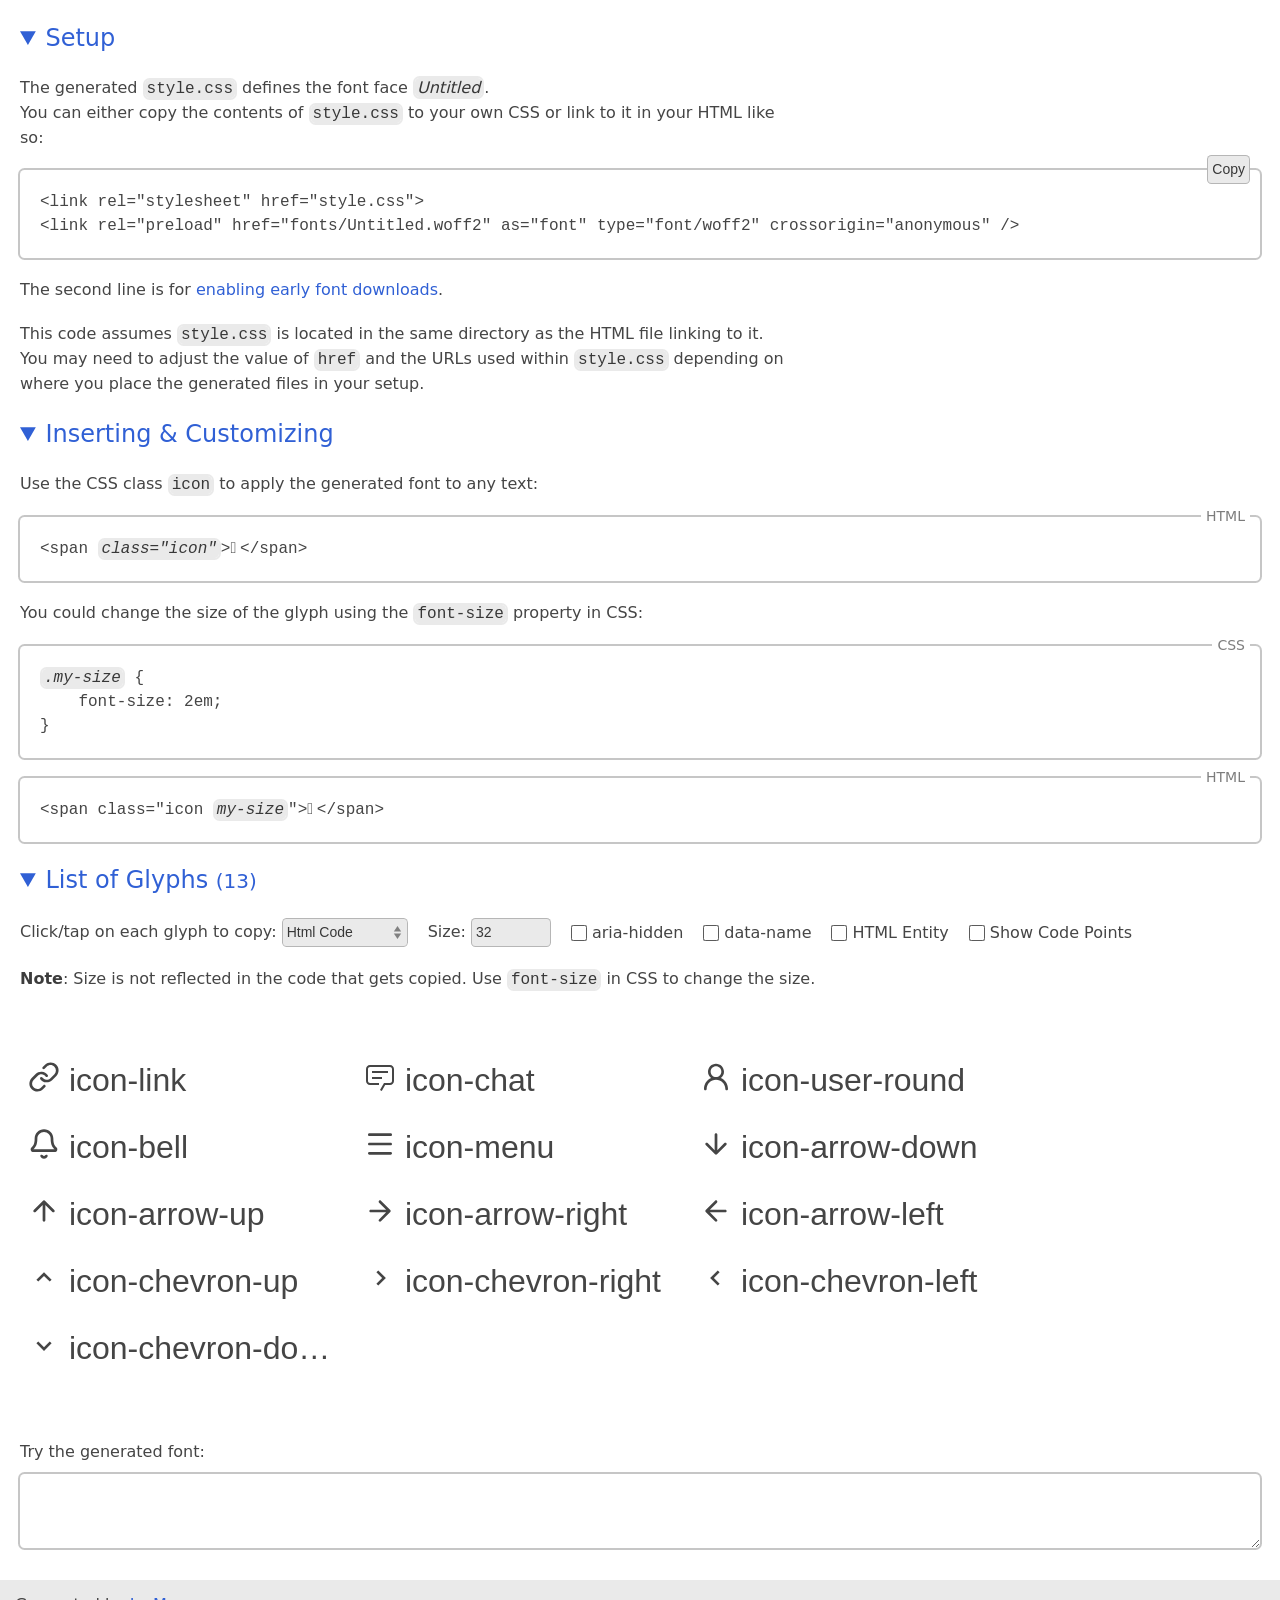
<file: assets/Font/FontMain/demo.html>
<!doctype html>
<html lang="en">
<head>
    <title>Font Demo &amp; Reference</title>
    <meta charset="utf-8">
    <meta name="viewport" content="width=device-width, initial-scale=1">
    <meta name="description" content="">
    <link rel="stylesheet" href="style.css">
    <link rel="preload" href="fonts/Untitled.woff2" as="font" type="font/woff2" crossorigin="anonymous" />
    <!-- The following CSS is not required for using generated glyphs. -->
    <style>::selection{color:var(--off7);background:var(--blue2)}a{color:var(--blue0);text-decoration:none}a:active{color:var(--off7)}@media (hover){a:hover{color:var(--off7)}}.decoratedLinks a{text-decoration:underline;text-decoration-thickness:2px;text-decoration-skip-ink:none;text-decoration-color:var(--color, var(--blue2));text-underline-offset:4px;transition:text-decoration .3s,text-decoration-color .5s,text-underline-offset .3s,color .2s}.decoratedLinks a:hover{--color: var(--off5);text-underline-offset:6px}.decoratedLinks ._noLine,.undecoratedLinks a{text-decoration:none}.decoratedLinks a:focus-visible{text-decoration:none}@keyframes focusRingAnimation{0%{outline-width:4px}}:root,:root.light{color-scheme:light;background:var(--on2);color:var(--fg);font-family:ui-sans-serif,system-ui,-apple-system,sans-serif;font-size:16px;line-height:1.5;--bg: #eaeaea;--fg: #454545;--red-rgb: 215, 0, 21;--red: rgb(var(--red-rgb));--orange: rgb(242, 141, 0);--green: #00a100;--focus: rgba(0, 195, 255, .8);--blue0: #3060d5;--blue2: #a2ccf2;--on2: #fff;--off4: rgba(0, 0, 0, .2254);--off5: rgba(0, 0, 0, .5127);--off6: rgba(0, 0, 0, .7659);--off7: #000}@media (prefers-color-scheme: dark){:root{color-scheme:dark;--bg: #242424;--fg: #bababa;--red-rgb: 255, 105, 97;--red: rgb(var(--red-rgb));--orange: rgb(255, 159, 10);--green: #5eba6e;--focus: rgba(0, 137, 179, .8);--blue0: #8abbef;--blue2: #3e6486;--on2: #000;--off4: rgba(255, 255, 255, .1649);--off5: rgba(255, 255, 255, .4257);--off6: rgba(255, 255, 255, .8142);--off7: #fff}}:root.dark{color-scheme:dark;--bg: #242424;--fg: #bababa;--red-rgb: 255, 105, 97;--red: rgb(var(--red-rgb));--orange: rgb(255, 159, 10);--green: #5eba6e;--focus: rgba(0, 137, 179, .8);--blue0: #8abbef;--blue2: #3e6486;--on2: #000;--off4: rgba(255, 255, 255, .1649);--off5: rgba(255, 255, 255, .4257);--off6: rgba(255, 255, 255, .8142);--off7: #fff}.mvn{margin-bottom:0;margin-top:0}.rltv{position:relative}.monospace,code,pre{font-family:ui-monospace,SFMono-Regular,SF Mono,Menlo,Consolas,Liberation Mono,monospace}body{margin:0;min-height:calc(100vh - 20px);padding-top:20px}details,section{padding:0 20px}details{margin-bottom:20px}details[open]{margin-bottom:0}summary{color:var(--blue0);cursor:default;font-size:1.5em;width:fit-content}summary:hover,summary:active{color:var(--off7)}h1,summary{font-weight:500}h1,strong,code,em{color:var(--off6)}code,em{background:var(--bg);box-shadow:0 0 0 2px var(--bg);margin:0 2px;padding:0 2px}footer{background:var(--bg);line-height:19px;margin-top:20px;padding:15px;position:sticky;top:100%}p{max-width:76ch}p,pre{margin-bottom:20px;margin-top:20px}ul{list-style-position:inside;margin:20px 0;padding:20px}.br0,a,button,code,em,input,pre,select,summary,textarea,ul{border-radius:4.5px}input,select,.copy{box-shadow:inset 0 0 0 1px var(--off4);background-color:var(--bg);border:0;color:var(--off6);font-size:14px;line-height:19px;margin:0;padding:5px}input:hover,input:active,select:hover,select:active,.copy:hover,.copy:active{color:var(--off7);box-shadow:inset 0 0 0 1px var(--off5)}input:focus,select:focus,.copy:focus{box-shadow:none}select{appearance:none;background-image:url([data-uri]);background-position:right center;background-repeat:no-repeat;background-size:1.5em 50%;padding-right:20px}label{display:inline-block;margin:20px 20px 0 0}:focus-visible{outline:3px solid;outline-color:var(--focus);box-shadow:none}:focus-visible:not(:invalid){animation:focusRingAnimation .2s}pre{box-shadow:0 0 0 2px var(--off4);overflow:scroll;padding:20px;position:relative}textarea{background:none;border:0;box-shadow:0 0 0 2px var(--off4);color:var(--fg);display:block;font-size:1rem;margin:10px 0;min-height:1.5em;padding:5px;resize:vertical;width:calc(100% - 10px)}[data-lang]{position:relative}[data-lang]:after{background:var(--on2);border-radius:4.5px;color:var(--off5);content:attr(data-lang);font-size:14px;line-height:1;padding:2px 5px;position:absolute;right:10px;top:-.7em}.copy{position:absolute;right:10px;top:-15px}.copy:disabled{background:var(--on2);box-shadow:inset 0 0 0 1px var(--green);color:var(--green);font-weight:600}
._demo_glyphs {
    background: var(--background, transparent);
    display: flex;
    flex-wrap: wrap;
    margin: 20px -20px 0;
    padding: 5px 20px 20px;
}

._demo_glyph {
    background: none;
    border: none;
    color: var(--color);
    font-family: sans-serif !important;
    font-size: var(--glyph-size);
    line-height: 1;
    margin: 1rem 1rem 0 0;
    overflow: hidden;
    padding: 0.5rem;
    padding: max(0.5rem, 0.15625em);
    text-align: left;
    text-overflow: ellipsis;
    white-space: nowrap;
    width: 10em;
    width: max(10em, 15rem);
}
._demo_glyph span {
    pointer-events: none;
}
.centered {
    display: flex;
    align-items: center;
}
.glyphTitle {
    overflow: hidden;
    text-overflow: ellipsis;
    line-height: 1.25;
}
button._demo_glyph:hover {
    box-shadow: 0 0 0 2px var(--color, var(--off4));
}
button._demo_glyph:active {
    box-shadow: 0 0 0 2px var(--color, var(--fg));
}
button._demo_glyph._demo_copied {
    box-shadow: 0 0 0 2px var(--green);
}
._demo_copied {
    position: relative;
}
._demo_copied::before {
    content: "";
}
._demo_copied::after {
    align-items: center;
    background: linear-gradient(to left, var(--background, var(--on2)) 8ch, transparent);
    color: var(--color, var(--green));
    content: "✓ Copied";
    display: flex;
    font-family: ui-sans-serif,system-ui,-apple-system,sans-serif !important;
    font-size: max(1rem, 0.5em);
    height: 100%;
    justify-content: right;
    line-height: 1;
    padding-right: 0.5em;
    position: absolute;
    right: 0;
    top: 0;
    width: 50%;
}
body {--glyph-size: 32px;}#size {width: 5em;}#test {display: block;margin: 3rem 0 2rem;}#test textarea {font-size: var(--glyph-size);background: var(--background);color: var(--color);}#copy_settings, #toggles_wrapper, #toggles_wrapper label {display: flex;flex-wrap: wrap;align-items: center;}#copy_settings p {min-width: 100%;}#toggles_wrapper label {gap: 5px;}._demo_code {display: none;}input[type="checkbox"] {width: 16px;height: 16px;}:has(#codes:checked) ._demo_code {display: flex;align-items: center;margin: 10px 0 30px 8px;font-family: monospace !important;gap: 5px;width: 7em;color: var(--color);& input {width: 100%;}}</style>
    <style>._demo_glyph .icon {white-space: pre}</style>
</head>
<body>
    <details open>
        <summary>Setup</summary>
        <p>
            The generated <code>style.css</code> defines the font face
            <em>Untitled</em>.
            <br>
            You can either copy the contents of <code>style.css</code> to your
            own CSS or link to it in your HTML like so:
        </p>
        <div class="rltv">
          <pre>&lt;link rel="stylesheet" href="style.css"&gt;
&lt;link rel="preload" href="fonts/Untitled.woff2" as="font" type="font/woff2" crossorigin="anonymous" /&gt;</pre>
          <button class="copy">Copy</button>
        </div>
        <p>The second line is for <a href="https://highperformancewebfonts.com/read/on-the-origins-of-cross"> enabling early font downloads</a>.</p>
        <p>This code assumes <code>style.css</code> is located in the same directory as the HTML file linking to it. You may need to adjust the value of
            <code>href</code> and the URLs used within <code>style.css</code> depending on
            where you place the generated files in your setup.</p>
    </details>
    <details open>
        <summary>Inserting &amp; Customizing</summary>
        <p>
            Use the CSS class <code>icon</code> to apply the generated font to
            any text:
        </p>
        <div data-lang="HTML">
        <pre>&lt;span <em>class="icon"</em>&gt;&#xf416;&lt;/span&gt;</pre>
        </div>
        <p>
            You could change the size of the glyph using the
            <code>font-size</code> property in CSS:
        </p>
<div data-lang="CSS"><pre>
<em>.my-size</em> {
    font-size: 2em;
}
</pre></div>
        <div data-lang="HTML">
        <pre>&lt;span class="icon <em>my-size</em>"&gt;&#xf416;&lt;/span&gt;</pre>
        </div>
    </details>
    <details open>
        <noscript>
            <p>Enable JavaScript for easier copying of codes to clipboard.</p>
        </noscript>
        <summary>List of Glyphs <small>(13)</small></summary>
        <div id="copy_settings" style="display: none">
            <label>
                Click/tap on each glyph to copy:
                <select id="copy_subject">
                    <option value="html">Html Code</option>
                    <option value="character">character</option>
                    <option value="code">code point (hex)</option>
                </select>
            </label>
            <br>
            <label>
                Size:
                <input id="size" type="number" value="32" min="8" max="99999" />
            </label>
            <div id="toggles_wrapper">
              <label>
                  <input id="aria_hidden" type="checkbox" />
                  aria-hidden
              </label>
              <label>
                  <input id="data_name" type="checkbox" />
                  data-name
              </label>
              <label>
                  <input id="html_entity" type="checkbox" />
                  HTML Entity
              </label>
              <label>
                  <input id="codes" type="checkbox" />
                  Show Code Points
              </label>
            </div>
            <p>
                <strong>Note</strong>: Size is not reflected in the code that
                gets copied. Use <code>font-size</code> in CSS to change the size.
            </p>
        </div>
        <div class="_demo_glyphs">
            <div><div class="_demo_glyph"><span class="icon">&#xf416;</span> icon-link</div><label class="_demo_code">U+ <input readonly value="f416" /></label></div>
            <div><div class="_demo_glyph"><span class="icon">&#xf419;</span> icon-chat</div><label class="_demo_code">U+ <input readonly value="f419" /></label></div>
            <div><div class="_demo_glyph"><span class="icon">&#xf1fc;</span> icon-user-round</div><label class="_demo_code">U+ <input readonly value="f1fc" /></label></div>
            <div><div class="_demo_glyph"><span class="icon">&#xf35f;</span> icon-bell</div><label class="_demo_code">U+ <input readonly value="f35f" /></label></div>
            <div><div class="_demo_glyph"><span class="icon">&#xf07c;</span> icon-menu</div><label class="_demo_code">U+ <input readonly value="f07c" /></label></div>
            <div><div class="_demo_glyph"><span class="icon">&#xf598;</span> icon-arrow-down</div><label class="_demo_code">U+ <input readonly value="f598" /></label></div>
            <div><div class="_demo_glyph"><span class="icon">&#xf129;</span> icon-arrow-up</div><label class="_demo_code">U+ <input readonly value="f129" /></label></div>
            <div><div class="_demo_glyph"><span class="icon">&#xf401;</span> icon-arrow-right</div><label class="_demo_code">U+ <input readonly value="f401" /></label></div>
            <div><div class="_demo_glyph"><span class="icon">&#xf0fc;</span> icon-arrow-left</div><label class="_demo_code">U+ <input readonly value="f0fc" /></label></div>
            <div><div class="_demo_glyph"><span class="icon">&#xf05f;</span> icon-chevron-up</div><label class="_demo_code">U+ <input readonly value="f05f" /></label></div>
            <div><div class="_demo_glyph"><span class="icon">&#xf1d4;</span> icon-chevron-right</div><label class="_demo_code">U+ <input readonly value="f1d4" /></label></div>
            <div><div class="_demo_glyph"><span class="icon">&#xf04f;</span> icon-chevron-left</div><label class="_demo_code">U+ <input readonly value="f04f" /></label></div>
            <div><div class="_demo_glyph"><span class="icon">&#xf26f;</span> icon-chevron-down</div><label class="_demo_code">U+ <input readonly value="f26f" /></label></div>
        </div>
        <label id="test">
            Try the generated font:
            <textarea class="icon"></textarea>
        </label>
    </details>
    <footer>
        <p class="mvn decoratedLinks">Generated by <a href="https://icomoon.io">IcoMoon</a></p>
    </footer>
    <!-- The following script is not required for using generated glyphs. -->
    <script>
        let tid, tid2;
        const ariaHidden = document.getElementById("aria_hidden");
        const copiedClass = "_demo_copied";
        const dataName = document.getElementById("data_name");
        const copySubject = document.getElementById("copy_subject");
        const glyphClass = "_demo_glyph";
        const htmlEntity = document.getElementById("html_entity");
        const wrapper = document.querySelector("._demo_glyphs");
        const names = {
            0xf416: "link",
            0xf419: "chat",
            0xf1fc: "user-round",
            0xf35f: "bell",
            0xf07c: "menu",
            0xf598: "arrow-down",
            0xf129: "arrow-up",
            0xf401: "arrow-right",
            0xf0fc: "arrow-left",
            0xf05f: "chevron-up",
            0xf1d4: "chevron-right",
            0xf04f: "chevron-left",
            0xf26f: "chevron-down"
        };
        const ligatures = {};
        document.getElementById("copy_settings").removeAttribute("style");
        document.querySelectorAll("." + glyphClass).forEach(function (x) {
            try {
                x.setAttribute("title", x.childNodes[1].textContent.trim());
            } catch (ignore) {}
            x.outerHTML = x.outerHTML.replace(/<(\/?)div/, "<$1button");
        });
        document.getElementById("copy_subject").addEventListener("change", function () {
        }, false);
        function showRelevantToggles() {
            const copySubjectValue = copySubject.value;
            if (copySubjectValue === "html") {
                ariaHidden.parentElement.style.display = "";
                dataName.parentElement.style.display = "";
                htmlEntity.parentElement.style.display = "";
            } else if (copySubjectValue === "html_old") {
                ariaHidden.parentElement.style.display = "";
                dataName.parentElement.style.display = "none";
                htmlEntity.parentElement.style.display = "none";
            } else {
                ariaHidden.parentElement.style.display = "none";
                dataName.parentElement.style.display = "none";
                htmlEntity.parentElement.style.display = "none";
            }
        }
        showRelevantToggles();
        copySubject.addEventListener("change", showRelevantToggles, false);
        document.body.addEventListener("click", function (e) {
            const copySubjectValue = copySubject.value;
            let className;
            let target = e.target;
            let text;
            if (target.classList.contains("copy")) {
                let pre = target.parentElement.querySelector("pre");
                navigator.clipboard.writeText(pre.innerText).then(function () {
                    target.disabled = true;
                    target.textContent = "✓ Copied";
                    clearTimeout(tid2);
                    tid2 = setTimeout(function () {
                        target.disabled = false;
                        target.textContent = "Copy";
                    }, 1000);
                });
            } else if (target.classList.contains(glyphClass)) {
                try {
                    if (copySubjectValue === "html") {
                        text = target.children[0].outerHTML;
                        if (dataName.checked) {
                            const code = target.children[0].textContent.codePointAt(0);
                            const name = names[code];
                            if (name) {
                              text = text.replace(">", ` data-name="${name}">`);
                            }
                        }
                        if (ariaHidden.checked) {
                            text = text.replace(">", " aria-hidden=\"true\">");
                        }
                        if (htmlEntity.checked) {
                            const hex = target.children[0].textContent.codePointAt(0).toString(16);
                            text = text.replace(/>.+</, `>&#x${hex};<`);
                        }
                    } else if (copySubjectValue === "html_old") {
                        className = target.children[0].className;
                        className = className.replace(
                            "icon",
                            target.childNodes[1].textContent.trim()
                        );
                        text = `<span class="${className}"></span>`;
                        if (ariaHidden.checked) {
                            text = text.replace(">", " aria-hidden=\"true\">");
                        }
                    } else {
                        text = target.children[0].textContent;
                        if (copySubjectValue === "code") {
                            text = text.codePointAt(0).toString(16);
                        } else if (copySubjectValue === "ligatures") {
                            text = ligatures[text.codePointAt(0)] || "";
                        }
                    }
                    navigator.clipboard.writeText(text).then(function () {
                        const xs = document.querySelectorAll("." + copiedClass);
                        xs.forEach(function (x) {
                            x.classList.remove(copiedClass);
                        });
                        clearTimeout(tid);
                        target.classList.add(copiedClass);
                        tid = setTimeout(function () {
                            target.classList.remove(copiedClass);
                        }, 1000);
                    });
                } catch (ignore) {}
            }
        }, false);
        document.getElementById("size").addEventListener("change", function (e) {
            let size = Number(e.target.value);
            if (size < 8) {
                size = 8;
                e.target.value = size;
            }
            if (!Number.isNaN(size)) {
                document.body.style.setProperty("--glyph-size", size + "px");
            }
        }, false);
        (function () {
            const key = "color-scheme";
            const dark = "dark";
            const light = "light";
            const prefersDarkMedia = "(prefers-color-scheme: dark)";
            function system() {
                if (window.matchMedia(prefersDarkMedia).matches) {
                    return dark;
                }
                return light;
            }
            function computed() {
                const value = localStorage.getItem(key);
                if (value === dark || value === light) {
                    return value;
                }
                return system();
            }
            function setValue(value) {
                document.documentElement.classList.remove(light);
                document.documentElement.classList.remove(dark);
                if (value === system()) {
                    localStorage.removeItem(key);
                } else {
                    localStorage.setItem(key, value);
                    document.documentElement.classList.add(value);
                }
            }
            document.body.addEventListener("keydown", function (e) {
                if (!e.shiftKey || e.code !== "Digit8") {
                    return;
                }
                const newValue = (
                    computed() === dark
                    ? light
                    : dark
                );
                setValue(newValue);
            }, false);
            setValue(computed());
        }());
    </script>
</body>
</html>
</file>
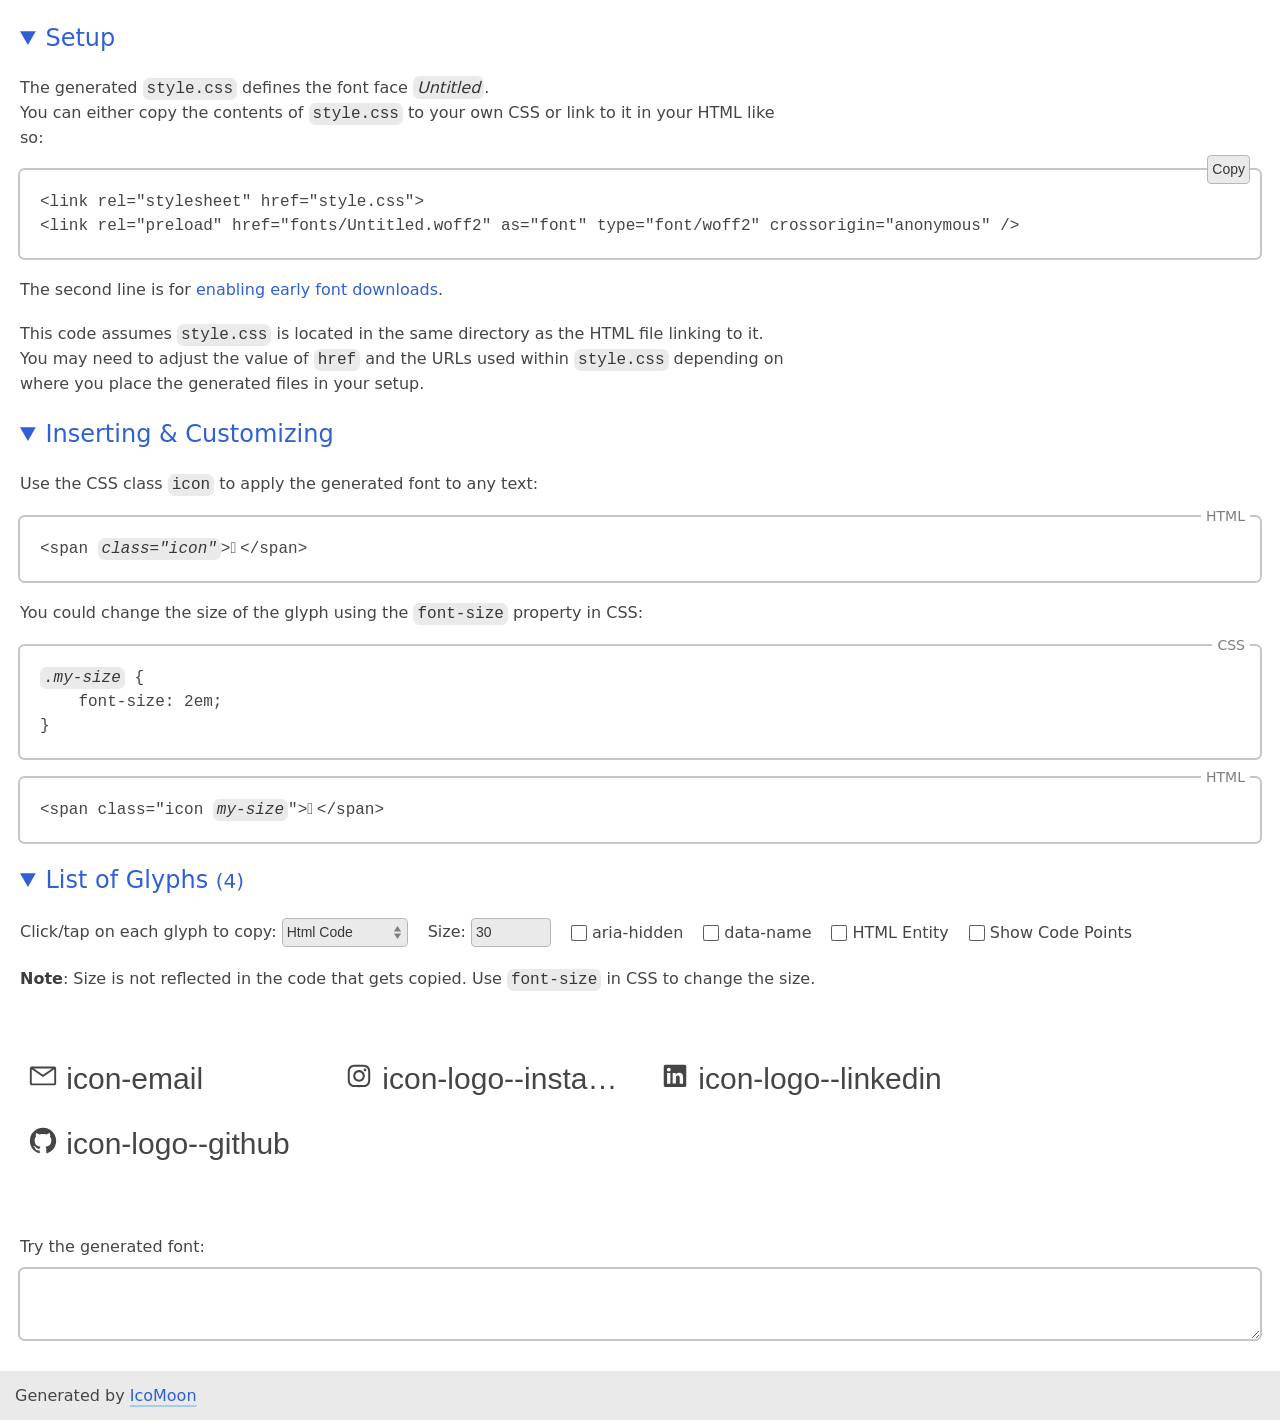
<file: assets/Font/FontSocials/demo.html>
<!doctype html>
<html lang="en">
<head>
    <title>Font Demo &amp; Reference</title>
    <meta charset="utf-8">
    <meta name="viewport" content="width=device-width, initial-scale=1">
    <meta name="description" content="">
    <link rel="stylesheet" href="style.css">
    <link rel="preload" href="fonts/Untitled.woff2" as="font" type="font/woff2" crossorigin="anonymous" />
    <!-- The following CSS is not required for using generated glyphs. -->
    <style>::selection{color:var(--off7);background:var(--blue2)}a{color:var(--blue0);text-decoration:none}a:active{color:var(--off7)}@media (hover){a:hover{color:var(--off7)}}.decoratedLinks a{text-decoration:underline;text-decoration-thickness:2px;text-decoration-skip-ink:none;text-decoration-color:var(--color, var(--blue2));text-underline-offset:4px;transition:text-decoration .3s,text-decoration-color .5s,text-underline-offset .3s,color .2s}.decoratedLinks a:hover{--color: var(--off5);text-underline-offset:6px}.decoratedLinks ._noLine,.undecoratedLinks a{text-decoration:none}.decoratedLinks a:focus-visible{text-decoration:none}@keyframes focusRingAnimation{0%{outline-width:4px}}:root,:root.light{color-scheme:light;background:var(--on2);color:var(--fg);font-family:ui-sans-serif,system-ui,-apple-system,sans-serif;font-size:16px;line-height:1.5;--bg: #eaeaea;--fg: #454545;--red-rgb: 215, 0, 21;--red: rgb(var(--red-rgb));--orange: rgb(242, 141, 0);--green: #00a100;--focus: rgba(0, 195, 255, .8);--blue0: #3060d5;--blue2: #a2ccf2;--on2: #fff;--off4: rgba(0, 0, 0, .2254);--off5: rgba(0, 0, 0, .5127);--off6: rgba(0, 0, 0, .7659);--off7: #000}@media (prefers-color-scheme: dark){:root{color-scheme:dark;--bg: #242424;--fg: #bababa;--red-rgb: 255, 105, 97;--red: rgb(var(--red-rgb));--orange: rgb(255, 159, 10);--green: #5eba6e;--focus: rgba(0, 137, 179, .8);--blue0: #8abbef;--blue2: #3e6486;--on2: #000;--off4: rgba(255, 255, 255, .1649);--off5: rgba(255, 255, 255, .4257);--off6: rgba(255, 255, 255, .8142);--off7: #fff}}:root.dark{color-scheme:dark;--bg: #242424;--fg: #bababa;--red-rgb: 255, 105, 97;--red: rgb(var(--red-rgb));--orange: rgb(255, 159, 10);--green: #5eba6e;--focus: rgba(0, 137, 179, .8);--blue0: #8abbef;--blue2: #3e6486;--on2: #000;--off4: rgba(255, 255, 255, .1649);--off5: rgba(255, 255, 255, .4257);--off6: rgba(255, 255, 255, .8142);--off7: #fff}.mvn{margin-bottom:0;margin-top:0}.rltv{position:relative}.monospace,code,pre{font-family:ui-monospace,SFMono-Regular,SF Mono,Menlo,Consolas,Liberation Mono,monospace}body{margin:0;min-height:calc(100vh - 20px);padding-top:20px}details,section{padding:0 20px}details{margin-bottom:20px}details[open]{margin-bottom:0}summary{color:var(--blue0);cursor:default;font-size:1.5em;width:fit-content}summary:hover,summary:active{color:var(--off7)}h1,summary{font-weight:500}h1,strong,code,em{color:var(--off6)}code,em{background:var(--bg);box-shadow:0 0 0 2px var(--bg);margin:0 2px;padding:0 2px}footer{background:var(--bg);line-height:19px;margin-top:20px;padding:15px;position:sticky;top:100%}p{max-width:76ch}p,pre{margin-bottom:20px;margin-top:20px}ul{list-style-position:inside;margin:20px 0;padding:20px}.br0,a,button,code,em,input,pre,select,summary,textarea,ul{border-radius:4.5px}input,select,.copy{box-shadow:inset 0 0 0 1px var(--off4);background-color:var(--bg);border:0;color:var(--off6);font-size:14px;line-height:19px;margin:0;padding:5px}input:hover,input:active,select:hover,select:active,.copy:hover,.copy:active{color:var(--off7);box-shadow:inset 0 0 0 1px var(--off5)}input:focus,select:focus,.copy:focus{box-shadow:none}select{appearance:none;background-image:url([data-uri]);background-position:right center;background-repeat:no-repeat;background-size:1.5em 50%;padding-right:20px}label{display:inline-block;margin:20px 20px 0 0}:focus-visible{outline:3px solid;outline-color:var(--focus);box-shadow:none}:focus-visible:not(:invalid){animation:focusRingAnimation .2s}pre{box-shadow:0 0 0 2px var(--off4);overflow:scroll;padding:20px;position:relative}textarea{background:none;border:0;box-shadow:0 0 0 2px var(--off4);color:var(--fg);display:block;font-size:1rem;margin:10px 0;min-height:1.5em;padding:5px;resize:vertical;width:calc(100% - 10px)}[data-lang]{position:relative}[data-lang]:after{background:var(--on2);border-radius:4.5px;color:var(--off5);content:attr(data-lang);font-size:14px;line-height:1;padding:2px 5px;position:absolute;right:10px;top:-.7em}.copy{position:absolute;right:10px;top:-15px}.copy:disabled{background:var(--on2);box-shadow:inset 0 0 0 1px var(--green);color:var(--green);font-weight:600}
._demo_glyphs {
    background: var(--background, transparent);
    display: flex;
    flex-wrap: wrap;
    margin: 20px -20px 0;
    padding: 5px 20px 20px;
}

._demo_glyph {
    background: none;
    border: none;
    color: var(--color);
    font-family: sans-serif !important;
    font-size: var(--glyph-size);
    line-height: 1;
    margin: 1rem 1rem 0 0;
    overflow: hidden;
    padding: 0.5rem;
    padding: max(0.5rem, 0.15625em);
    text-align: left;
    text-overflow: ellipsis;
    white-space: nowrap;
    width: 10em;
    width: max(10em, 15rem);
}
._demo_glyph span {
    pointer-events: none;
}
.centered {
    display: flex;
    align-items: center;
}
.glyphTitle {
    overflow: hidden;
    text-overflow: ellipsis;
    line-height: 1.25;
}
button._demo_glyph:hover {
    box-shadow: 0 0 0 2px var(--color, var(--off4));
}
button._demo_glyph:active {
    box-shadow: 0 0 0 2px var(--color, var(--fg));
}
button._demo_glyph._demo_copied {
    box-shadow: 0 0 0 2px var(--green);
}
._demo_copied {
    position: relative;
}
._demo_copied::before {
    content: "";
}
._demo_copied::after {
    align-items: center;
    background: linear-gradient(to left, var(--background, var(--on2)) 8ch, transparent);
    color: var(--color, var(--green));
    content: "✓ Copied";
    display: flex;
    font-family: ui-sans-serif,system-ui,-apple-system,sans-serif !important;
    font-size: max(1rem, 0.5em);
    height: 100%;
    justify-content: right;
    line-height: 1;
    padding-right: 0.5em;
    position: absolute;
    right: 0;
    top: 0;
    width: 50%;
}
body {--glyph-size: 30px;}#size {width: 5em;}#test {display: block;margin: 3rem 0 2rem;}#test textarea {font-size: var(--glyph-size);background: var(--background);color: var(--color);}#copy_settings, #toggles_wrapper, #toggles_wrapper label {display: flex;flex-wrap: wrap;align-items: center;}#copy_settings p {min-width: 100%;}#toggles_wrapper label {gap: 5px;}._demo_code {display: none;}input[type="checkbox"] {width: 16px;height: 16px;}:has(#codes:checked) ._demo_code {display: flex;align-items: center;margin: 10px 0 30px 8px;font-family: monospace !important;gap: 5px;width: 7em;color: var(--color);& input {width: 100%;}}</style>
    <style>._demo_glyph .icon {white-space: pre}</style>
</head>
<body>
    <details open>
        <summary>Setup</summary>
        <p>
            The generated <code>style.css</code> defines the font face
            <em>Untitled</em>.
            <br>
            You can either copy the contents of <code>style.css</code> to your
            own CSS or link to it in your HTML like so:
        </p>
        <div class="rltv">
          <pre>&lt;link rel="stylesheet" href="style.css"&gt;
&lt;link rel="preload" href="fonts/Untitled.woff2" as="font" type="font/woff2" crossorigin="anonymous" /&gt;</pre>
          <button class="copy">Copy</button>
        </div>
        <p>The second line is for <a href="https://highperformancewebfonts.com/read/on-the-origins-of-cross"> enabling early font downloads</a>.</p>
        <p>This code assumes <code>style.css</code> is located in the same directory as the HTML file linking to it. You may need to adjust the value of
            <code>href</code> and the URLs used within <code>style.css</code> depending on
            where you place the generated files in your setup.</p>
    </details>
    <details open>
        <summary>Inserting &amp; Customizing</summary>
        <p>
            Use the CSS class <code>icon</code> to apply the generated font to
            any text:
        </p>
        <div data-lang="HTML">
        <pre>&lt;span <em>class="icon"</em>&gt;&#xf516;&lt;/span&gt;</pre>
        </div>
        <p>
            You could change the size of the glyph using the
            <code>font-size</code> property in CSS:
        </p>
<div data-lang="CSS"><pre>
<em>.my-size</em> {
    font-size: 2em;
}
</pre></div>
        <div data-lang="HTML">
        <pre>&lt;span class="icon <em>my-size</em>"&gt;&#xf516;&lt;/span&gt;</pre>
        </div>
    </details>
    <details open>
        <noscript>
            <p>Enable JavaScript for easier copying of codes to clipboard.</p>
        </noscript>
        <summary>List of Glyphs <small>(4)</small></summary>
        <div id="copy_settings" style="display: none">
            <label>
                Click/tap on each glyph to copy:
                <select id="copy_subject">
                    <option value="html">Html Code</option>
                    <option value="character">character</option>
                    <option value="code">code point (hex)</option>
                </select>
            </label>
            <br>
            <label>
                Size:
                <input id="size" type="number" value="30" min="8" max="99999" />
            </label>
            <div id="toggles_wrapper">
              <label>
                  <input id="aria_hidden" type="checkbox" />
                  aria-hidden
              </label>
              <label>
                  <input id="data_name" type="checkbox" />
                  data-name
              </label>
              <label>
                  <input id="html_entity" type="checkbox" />
                  HTML Entity
              </label>
              <label>
                  <input id="codes" type="checkbox" />
                  Show Code Points
              </label>
            </div>
            <p>
                <strong>Note</strong>: Size is not reflected in the code that
                gets copied. Use <code>font-size</code> in CSS to change the size.
            </p>
        </div>
        <div class="_demo_glyphs">
            <div><div class="_demo_glyph"><span class="icon">&#xf516;</span> icon-email</div><label class="_demo_code">U+ <input readonly value="f516" /></label></div>
            <div><div class="_demo_glyph"><span class="icon">&#xf5c1;</span> icon-logo--instagram</div><label class="_demo_code">U+ <input readonly value="f5c1" /></label></div>
            <div><div class="_demo_glyph"><span class="icon">&#xf7b0;</span> icon-logo--linkedin</div><label class="_demo_code">U+ <input readonly value="f7b0" /></label></div>
            <div><div class="_demo_glyph"><span class="icon">&#xf477;</span> icon-logo--github</div><label class="_demo_code">U+ <input readonly value="f477" /></label></div>
        </div>
        <label id="test">
            Try the generated font:
            <textarea class="icon"></textarea>
        </label>
    </details>
    <footer>
        <p class="mvn decoratedLinks">Generated by <a href="https://icomoon.io">IcoMoon</a></p>
    </footer>
    <!-- The following script is not required for using generated glyphs. -->
    <script>
        let tid, tid2;
        const ariaHidden = document.getElementById("aria_hidden");
        const copiedClass = "_demo_copied";
        const dataName = document.getElementById("data_name");
        const copySubject = document.getElementById("copy_subject");
        const glyphClass = "_demo_glyph";
        const htmlEntity = document.getElementById("html_entity");
        const wrapper = document.querySelector("._demo_glyphs");
        const names = {
            0xf516: "email",
            0xf5c1: "logo--instagram",
            0xf7b0: "logo--linkedin",
            0xf477: "logo--github"
        };
        const ligatures = {};
        document.getElementById("copy_settings").removeAttribute("style");
        document.querySelectorAll("." + glyphClass).forEach(function (x) {
            try {
                x.setAttribute("title", x.childNodes[1].textContent.trim());
            } catch (ignore) {}
            x.outerHTML = x.outerHTML.replace(/<(\/?)div/, "<$1button");
        });
        document.getElementById("copy_subject").addEventListener("change", function () {
        }, false);
        function showRelevantToggles() {
            const copySubjectValue = copySubject.value;
            if (copySubjectValue === "html") {
                ariaHidden.parentElement.style.display = "";
                dataName.parentElement.style.display = "";
                htmlEntity.parentElement.style.display = "";
            } else if (copySubjectValue === "html_old") {
                ariaHidden.parentElement.style.display = "";
                dataName.parentElement.style.display = "none";
                htmlEntity.parentElement.style.display = "none";
            } else {
                ariaHidden.parentElement.style.display = "none";
                dataName.parentElement.style.display = "none";
                htmlEntity.parentElement.style.display = "none";
            }
        }
        showRelevantToggles();
        copySubject.addEventListener("change", showRelevantToggles, false);
        document.body.addEventListener("click", function (e) {
            const copySubjectValue = copySubject.value;
            let className;
            let target = e.target;
            let text;
            if (target.classList.contains("copy")) {
                let pre = target.parentElement.querySelector("pre");
                navigator.clipboard.writeText(pre.innerText).then(function () {
                    target.disabled = true;
                    target.textContent = "✓ Copied";
                    clearTimeout(tid2);
                    tid2 = setTimeout(function () {
                        target.disabled = false;
                        target.textContent = "Copy";
                    }, 1000);
                });
            } else if (target.classList.contains(glyphClass)) {
                try {
                    if (copySubjectValue === "html") {
                        text = target.children[0].outerHTML;
                        if (dataName.checked) {
                            const code = target.children[0].textContent.codePointAt(0);
                            const name = names[code];
                            if (name) {
                              text = text.replace(">", ` data-name="${name}">`);
                            }
                        }
                        if (ariaHidden.checked) {
                            text = text.replace(">", " aria-hidden=\"true\">");
                        }
                        if (htmlEntity.checked) {
                            const hex = target.children[0].textContent.codePointAt(0).toString(16);
                            text = text.replace(/>.+</, `>&#x${hex};<`);
                        }
                    } else if (copySubjectValue === "html_old") {
                        className = target.children[0].className;
                        className = className.replace(
                            "icon",
                            target.childNodes[1].textContent.trim()
                        );
                        text = `<span class="${className}"></span>`;
                        if (ariaHidden.checked) {
                            text = text.replace(">", " aria-hidden=\"true\">");
                        }
                    } else {
                        text = target.children[0].textContent;
                        if (copySubjectValue === "code") {
                            text = text.codePointAt(0).toString(16);
                        } else if (copySubjectValue === "ligatures") {
                            text = ligatures[text.codePointAt(0)] || "";
                        }
                    }
                    navigator.clipboard.writeText(text).then(function () {
                        const xs = document.querySelectorAll("." + copiedClass);
                        xs.forEach(function (x) {
                            x.classList.remove(copiedClass);
                        });
                        clearTimeout(tid);
                        target.classList.add(copiedClass);
                        tid = setTimeout(function () {
                            target.classList.remove(copiedClass);
                        }, 1000);
                    });
                } catch (ignore) {}
            }
        }, false);
        document.getElementById("size").addEventListener("change", function (e) {
            let size = Number(e.target.value);
            if (size < 8) {
                size = 8;
                e.target.value = size;
            }
            if (!Number.isNaN(size)) {
                document.body.style.setProperty("--glyph-size", size + "px");
            }
        }, false);
        (function () {
            const key = "color-scheme";
            const dark = "dark";
            const light = "light";
            const prefersDarkMedia = "(prefers-color-scheme: dark)";
            function system() {
                if (window.matchMedia(prefersDarkMedia).matches) {
                    return dark;
                }
                return light;
            }
            function computed() {
                const value = localStorage.getItem(key);
                if (value === dark || value === light) {
                    return value;
                }
                return system();
            }
            function setValue(value) {
                document.documentElement.classList.remove(light);
                document.documentElement.classList.remove(dark);
                if (value === system()) {
                    localStorage.removeItem(key);
                } else {
                    localStorage.setItem(key, value);
                    document.documentElement.classList.add(value);
                }
            }
            document.body.addEventListener("keydown", function (e) {
                if (!e.shiftKey || e.code !== "Digit8") {
                    return;
                }
                const newValue = (
                    computed() === dark
                    ? light
                    : dark
                );
                setValue(newValue);
            }, false);
            setValue(computed());
        }());
    </script>
</body>
</html>
</file>
<file: assets/StyleSheet/public.css>
*,
*::after,
*::before {
    margin: 0;
    padding: 0;
    box-sizing: border-box;
}

body {
    font-size: 100%;
    font-family: Arial, "Helvetica Neue", Helvetica, sans-serif;
}

a {
    text-decoration: none;
    color: inherit;

    &:visited {
        color: inherit;
    }
}

li {
    list-style-type: none;
}

.row {
    width: 100%;
    display: flex;
    flex-wrap: wrap;
}
</file>
<file: assets/StyleSheet/master.css>
:root {
    --textblack: #151515;
    --textlight: #555555;
    --textlight2: #7e7e7e;
    --textpurple: #7533ff;
    --bggreen: #3cffd0;
    --bgblue: #5200ff;
}

@font-face {
    font-family: anton;
    src: url(../Font/Anton/Anton-Regular.ttf);
}

@font-face {
    font-family: cormorant;
    src: url(../Font/Cormorant_Garamond/CormorantGaramond-VariableFont_wght.ttf);
}

@font-face {
    font-family: ibm;
    src: url(../Font/IBM_Plex_Mono/IBMPlexMono-Thin.ttf);
}

@font-face {
    font-family: manrope;
    src: url(../Font/Manrope/Manrope-VariableFont_wght.ttf);
}

@keyframes flicker {

    0%,
    28%,
    100% {
        opacity: 1;
        background-color: rgba(187, 187, 187, 0.39);
    }

    25%,
    26%,
    27% {
        opacity: 0;
        background-color: #3cffd186;
    }

    25.5%,
    26.5%,
    27.5% {
        opacity: 1;
        background-color: #3cffd186;
    }

}

body {
    /* background-color: #f6f6f6; */
    justify-content: center;
    display: flex;
    flex-wrap: wrap;
}

/*==================#1 HEADER STYLE ==================*/
/*===================================================*/
header {
    width: 100%;
    margin: 250px 0 0;
    background-color: white;
    box-shadow: 0 -7px 10px #dbdbdbb4;
    display: flex;
    flex-wrap: wrap;
    justify-content: center;
    align-content: start;
    text-transform: capitalize;

    >div {
        max-width: 1250px;
        display: flex;
        align-items: center;
        justify-content: end;
        width: 100%;

        /*==================#1-1 SUB STYLE ==================*/
        &:first-of-type {
            column-gap: 20px;
            padding: 10px 0;

            >a {
                font-size: 12px;
                font-family: manrope;
                font-weight: 600;
                transition: 0.4s;

                &:first-of-type {
                    background-color: var(--bgblue);
                    color: white;
                    padding: 5px;
                    border-radius: 3px;

                    &:hover {
                        background-color: #636363;
                    }
                }

                &:last-of-type {
                    color: var(--textblack);

                    >i {
                        color: var(--bgblue);
                        font-size: 13px;
                        margin-right: 7px;
                        text-decoration: none;
                    }

                    &:hover {
                        text-decoration: underline;
                    }
                }
            }
        }

        /*==================#1-2 MENU STYLE ==================*/
        &:nth-of-type(2) {

            >nav {

                >ul {
                    display: flex;
                    align-items: center;
                    column-gap: 12px;
                    padding-bottom: 10px;
                    border-bottom: 1px solid var(--textblack);

                    >li {

                        >a {
                            font-size: 19px;
                            color: var(--textblack);
                            font-family: manrope;
                            font-weight: 300;
                            transition: 0.4s;

                            figure {
                                width: 130px;
                                height: 30px;

                                >img {
                                    width: 100%;
                                    height: 100%;
                                    object-fit: cover;
                                }
                            }
                        }

                        &:nth-of-type(even) {
                            font-size: 30px;
                        }

                        &:nth-of-type(15) {
                            >a {
                                font-size: 25px;
                            }
                        }

                        &:last-of-type {
                            >a {
                                padding-right: 0;
                                font-size: 25px;
                            }
                        }

                        &:hover {
                            >a {
                                color: var(--textlight2);
                            }
                        }
                    }
                }
            }
        }
    }
}

/*==================#2 MAIN CONTENT STYLE ==================*/
/*=========================================================*/
main {
    max-width: 840px;
    width: 66.403%;
    padding-top: 50px;
    background-color: white;
    display: flex;
    flex-wrap: wrap;
    align-content: start;
    justify-content: center;
    position: relative;

    >section {
        display: flex;
        margin-right: 40px;
        width: 100%;

        /*==================#2-1 HERO STYLE ==================*/
        &:first-of-type {
            flex-wrap: wrap;
            align-content: start;
            justify-content: end;
            position: relative;

            >figure {

                &:first-of-type {
                    width: 680px;
                    height: 540px;
                    position: relative;
                    margin-bottom: 330px;

                    a {
                        >img {
                            width: 100%;
                            height: 100%;
                            object-fit: cover;
                        }

                        >figcaption {
                            position: absolute;
                            display: flex;
                            flex-wrap: wrap;
                            padding: 10px;
                            width: 510px;
                            left: 50%;
                            top: 100%;
                            transform: translate(-50%, 0);
                            box-shadow: 0 10px 15px #dbdbdbb4;
                            gap: 15px 15px;

                            >h1 {
                                width: 100%;
                                font-size: 50px;
                                color: var(--textblack);
                                font-weight: 900;
                                font-family: anton;
                                line-height: 1;
                            }

                            >span {
                                color: var(--textlight);
                                font-size: 12px;

                                >i {
                                    color: var(--textpurple);
                                }

                                &:first-of-type {
                                    width: 100%;
                                    font-family: marope;
                                    font-size: 27px;
                                    line-height: 1;
                                }

                                &:nth-of-type(2) {
                                    text-transform: capitalize;
                                    font-size: 13px;
                                    color: var(--textpurple);
                                }
                            }
                        }

                        &:hover {

                            >figcaption {

                                >h1 {
                                    text-shadow: 10px 10px 0px #3cffd0;
                                }

                                >span {
                                    &:last-of-type {
                                        text-shadow: 0 5px 0 var(--bggreen);
                                    }
                                }
                            }
                        }
                    }
                }

                &:last-of-type {
                    position: absolute;
                    height: 160px;
                    width: 660px;
                    transform: rotate(-90deg);
                    top: 195px;
                    left: -254px;

                    >img {
                        width: 100%;
                        height: 100%;
                        object-fit: cover;
                    }
                }
            }

            >a {
                padding: 20px 20px;
                margin: 10px 0;
                display: flex;
                width: 50%;
                column-gap: 15px;
                justify-content: end;
                align-items: center;

                >img {
                    width: 70px;
                    height: 90px;
                    object-fit: cover;
                }

                >div {
                    height: 70px;
                    display: flex;
                    flex-wrap: wrap;
                    align-content: center;
                    gap: 5px 15px;

                    >h6 {
                        width: 100%;
                        color: var(--textblack);
                        font-size: 20px;
                        font-family: manrope;
                        font-weight: 900;
                    }

                    >span {
                        font-size: 12px;

                        &:first-of-type {
                            color: var(--textpurple);
                            text-transform: capitalize;
                        }

                        &:last-of-type {
                            color: var(--textlight);
                        }
                    }
                }

                &:nth-of-type(2) {
                    border-left: 1px solid rgb(207, 207, 207);
                }

                &:nth-of-type(3) {

                    >div {
                        >h6 {
                            font-size: 19px;
                        }
                    }
                }

                &:nth-of-type(4) {
                    border-left: 1px solid rgb(207, 207, 207);

                    >div {
                        >h6 {
                            font-size: 19px;
                        }
                    }
                }

                &:hover {
                    >div {
                        >h6 {
                            text-decoration: underline;
                            text-decoration-color: var(--bgblue);
                        }
                    }
                }
            }

            >div {
                position: absolute;
                width: 87%;
                height: 1px;
                bottom: 150px;
                left: 30px;
                background-color: rgb(207, 207, 207);
            }
        }

        /*==================#2-2,3 THE REPEATING SECTIONS 1 STYLE ==================*/
        &:nth-of-type(2),
        &:nth-of-type(3),
        &:nth-of-type(5),
        &:nth-of-type(6) {
            border-top: 3px solid var(--textpurple);
            margin-top: 50px;
            padding-top: 10px;
            flex-wrap: wrap;
            row-gap: 30px;

            >* {
                width: 100%;
            }

            >h3 {
                font-size: 25px;
                font-weight: 300;

                >span {
                    &:first-of-type {
                        color: var(--textblack);
                        font-weight: 700;
                    }

                    &:last-of-type {
                        color: var(--bgblue);
                    }
                }
            }

            >div {
                padding-left: 50px;
                display: flex;
                justify-content: space-between;

                >figure {
                    display: flex;
                    flex-wrap: wrap;
                    align-content: start;
                    width: 50%;

                    >a {
                        >img {
                            width: 100%;
                            height: 370px;
                            object-fit: cover;
                        }

                        >figcaption {
                            display: flex;
                            flex-wrap: wrap;
                            align-content: start;
                            gap: 10px;
                            font-family: manrope;
                            line-height: 1.1;

                            >h6 {
                                width: 100%;
                                font-size: 26px;
                                font-weight: 700;
                                color: var(--textblack);
                                margin-top: 10px;
                            }

                            >p {
                                width: 100%;
                                font-size: 23px;
                                font-weight: 300;
                                color: var(--textblack);
                            }

                            >span {
                                font-size: 14px;

                                &:first-of-type {
                                    color: var(--textpurple);
                                }

                                &:last-of-type {
                                    color: var(--textlight);
                                }
                            }
                        }
                    }

                    &:hover {
                        >a {

                            >figcaption {
                                >h6 {
                                    text-shadow: 5px 5px 0px #3cffd0;
                                }

                                >span {
                                    &:last-of-type {
                                        text-shadow: 0px 5px 0 var(--bggreen);
                                    }
                                }
                            }
                        }
                    }
                }

                >div {
                    width: 47%;
                    display: flex;
                    flex-wrap: wrap;
                    align-content: start;

                    >div {
                        display: flex;
                        justify-content: space-between;
                        padding: 20px 0;

                        >a {
                            display: flex;
                            flex-wrap: wrap;
                            align-content: start;
                            gap: 10px;
                            width: 80%;
                            transition: 0.4s;

                            >span {
                                font-family: manrope;
                                font-size: 12px;
                                line-height: 1;

                                &:first-of-type {
                                    font-size: 18px;
                                    font-weight: 900;
                                }

                                &:nth-of-type(2) {
                                    font-size: 16px;
                                    font-weight: 300;
                                }

                                &:nth-of-type(3) {
                                    color: var(--textpurple);
                                }
                            }

                            &:hover {

                                >span {
                                    &:first-of-type {
                                        text-decoration: underline;
                                        text-decoration-color: var(--bgblue);
                                    }

                                    &:last-of-type {
                                        text-shadow: 3px 3px 0 var(--bggreen);
                                    }
                                }
                            }
                        }

                        >img {
                            width: 70px;
                            height: 70px;
                            object-fit: cover;
                        }

                        &:nth-of-type(2) {
                            border-top: 1px solid var(--textlight2);
                            border-bottom: 1px solid var(--textlight2);
                        }
                    }
                }
            }
        }

        /*==================#2-4 MOST POPULAR STYLE ==================*/
        &:nth-of-type(4) {
            flex-wrap: wrap;
            align-content: start;
            border-top: 3px solid var(--textpurple);
            font-family: manrope;
            padding-top: 10px;
            margin-top: 80px;

            >h3 {
                text-transform: capitalize;
                font-size: 24px;
                color: #131313;
                font-weight: 700;
                margin-bottom: 20px;
            }

            >a {
                display: flex;
                width: 100%;
                gap: 20px;
                padding: 20px 30px;

                >span {
                    width: 50px;
                    display: flex;
                    justify-content: center;
                    align-items: center;
                    height: 50px;
                    border-radius: 3px;
                    background-color: #eee6ff;
                    font-size: 25px;
                }

                >div {

                    >p {
                        font-size: 18px;
                        font-weight: 900;
                        transition: 0.4s;
                    }

                    >span {
                        font-size: 12px;

                        &:first-of-type {
                            color: var(--textpurple);
                        }

                        &:last-of-type {
                            color: var(--textlight);
                        }
                    }
                }


                &:nth-of-type(2),
                &:nth-of-type(4) {
                    border-top: 1px solid rgb(207, 207, 207);
                    border-bottom: 1px solid rgb(207, 207, 207);
                }

                &:hover {
                    >div {

                        >p {
                            text-decoration: underline;
                            text-decoration-color: var(--textpurple);
                        }
                    }
                }
            }
        }

        /*==================#- THE REPEATING SECTIONS 2 STYLE ==================*/
        &:nth-of-type(7),
        &:nth-of-type(8),
        &:nth-of-type(9),
        &:nth-of-type(10),
        &:nth-of-type(11),
        &:nth-of-type(12) {
            border-top: 3px solid var(--textpurple);
            margin-top: 50px;
            padding-top: 10px;
            flex-wrap: wrap;
            align-content: start;
            row-gap: 30px;

            >h3 {
                width: 100%;
                font-size: 25px;
                color: var(--textblack);
                font-weight: 700;
                text-transform: capitalize;
            }

            >figure {
                width: 25%;
                display: flex;
                flex-wrap: wrap;
                align-content: start;
                padding: 0 10px;
                gap: 10px;
                cursor: pointer;

                >img {
                    width: 100%;
                    height: 40%;
                    object-fit: cover;
                }

                >figcaption {
                    display: flex;
                    flex-wrap: wrap;
                    gap: 10px;

                    >p {
                        font-size: 20px;
                        color: var(--textblack);
                        font-weight: 700;
                    }

                    >span {
                        font-size: 12px;

                        &:first-of-type {
                            color: var(--textpurple);
                        }

                        &:last-of-type {
                            color: var(--textlight);
                        }
                    }
                }
            }
        }
    }
}

/*==================#3 SIDEBAR STYLE ==================*/
/*====================================================*/
aside {
    width: 33.597%;
    max-width: 410px;
    height: 650vh;
    border-left: 1px solid rgb(207, 207, 207);
    padding: 40px 0px 40px 15px;
    margin-top: 50px;

    >div {
        padding: 0 10px 0 0;
        position: sticky;
        top: 15px;
        width: 100%;
        display: flex;
        flex-wrap: wrap;
        align-content: start;
        max-height: calc(100vh - 50px);
        overflow-y: auto;
        overflow-x: hidden;

        >div {
            display: flex;
            flex-wrap: wrap;
            align-content: start;
            width: 100%;

            /*==================#3-1 TWINS BUTTON STYLE ==================*/
            &:first-of-type {
                text-transform: capitalize;
                position: relative;
                height: 50px;
                margin-bottom: 30px;

                >a {
                    font-family: manrope;
                    padding: 10px 25px;
                    border-radius: 50px;
                    position: absolute;

                    &:first-of-type {
                        color: white;
                        background-color: var(--bgblue);
                        z-index: 2;
                        left: 50%;
                        transform: translateX(-90%);
                    }

                    &:last-of-type {
                        color: var(--textblack);
                        background-color: #e9e9e9;
                        padding-left: 40px;
                        border-radius: 0 50px 50px 0;
                        left: 50%;
                        transform: translateX(-15%);
                    }
                }
            }

            /*==================#3-2,4,6 SECTION 1 STYLE ==================*/
            &:nth-of-type(2),
            &:nth-of-type(4),
            &:nth-of-type(6) {

                >div {
                    display: flex;
                    justify-content: space-between;
                    padding: 20px 0;

                    >a {
                        display: flex;
                        flex-wrap: wrap;
                        align-content: start;
                        gap: 10px;
                        width: 80%;
                        transition: 0.4s;

                        >span {
                            font-family: manrope;
                            font-size: 12px;
                            line-height: 1;

                            &:first-of-type {
                                font-size: 18px;
                                font-weight: 900;
                            }

                            &:nth-of-type(2) {
                                font-size: 16px;
                                font-weight: 300;
                            }

                            &:nth-of-type(3) {
                                color: var(--textpurple);
                            }
                        }

                        &:hover {

                            >span {
                                &:first-of-type {
                                    text-decoration: underline;
                                    text-decoration-color: var(--bgblue);
                                }

                                &:last-of-type {
                                    text-shadow: 3px 3px 0 var(--bggreen);
                                }
                            }
                        }
                    }

                    >img {
                        width: 70px;
                        height: 70px;
                        object-fit: cover;
                    }

                    &:nth-of-type(2) {
                        border-top: 1px solid var(--textlight2);
                        border-bottom: 1px solid var(--textlight2);
                    }

                    &:nth-of-type(3) {
                        border-bottom: 1px solid var(--textlight2);
                    }
                }
            }

            /*==================#3-3,5,7 QOUTES STYLE ==================*/
            &:nth-of-type(3),
            &:nth-of-type(5),
            &:nth-of-type(7) {
                display: flex;
                flex-wrap: wrap;

                >div {
                    width: 100%;
                    display: flex;
                    flex-wrap: wrap;
                    align-content: start;
                    border-top: 1px solid rgb(207, 207, 207);
                    border-bottom: 1px solid rgb(207, 207, 207);
                    padding: 20px 0;

                    >figure {
                        display: flex;
                        align-items: center;
                        column-gap: 20px;
                        margin-bottom: 15px;

                        >img {
                            width: 40px;
                            height: 40px;
                            object-fit: cover;
                            border-radius: 50%;
                        }

                        >figcaption {
                            display: flex;
                            flex-wrap: wrap;
                            align-content: center;
                            text-transform: uppercase;
                            row-gap: 3px;

                            >span {
                                width: 100%;
                                font-size: 13px;

                                &:first-of-type {
                                    color: var(--textpurple);
                                }

                                &:last-of-type {
                                    color: var(--textlight);
                                }
                            }
                        }
                    }

                    >a {
                        display: flex;
                        flex-wrap: wrap;
                        align-content: start;
                        gap: 10px;

                        >* {
                            font-family: manrope;
                            width: 100%;
                        }

                        >p {
                            font-size: 15px;
                            color: var(--textblack);
                            font-weight: 900;

                        }

                        >span {
                            font-size: 15px;
                            font-weight: 300;
                            color: var(--textlight);
                        }

                        >img {
                            width: 100%;
                            height: 250px;
                            object-fit: cover;
                        }

                        &:hover {
                            >p {
                                text-decoration: underline;
                                text-decoration-color: var(--bgblue);
                                text-decoration-thickness: 2px;
                            }
                        }
                    }
                }
            }

            /*==================#3-8 SINGLE BUTTON STYLE ==================*/
            &:nth-of-type(8) {
                justify-content: center;
                border: none;
                margin-top: 20px;

                >a {
                    text-transform: uppercase;
                    padding: 15px 30px;
                    border: 1px solid var(--bgblue);
                    font-size: 14px;
                    transition: 0.4s;
                    font-family: manrope;
                    font-weight: 500;

                    &:hover {
                        background-color: var(--bgblue);
                        color: white;
                    }
                }
            }
        }
    }
}

/*==================#4 FOOTER STYLE ==================*/
/*====================================================*/
footer {
    width: 100%;
    background-color: #131313;
    display: flex;
    flex-wrap: wrap;
    align-content: start;
    justify-content: center;
    margin-top: 100px;

    >section {
        width: 100%;
        display: flex;

        /*==================#4-1 WEBSITES FOOTER STYLE ==================*/
        &:first-of-type {
            width: 100%;
            max-width: 1100px;
            padding: 100px 0;
            flex-wrap: wrap;
            align-content: start;
            gap: 20px;

            >div {
                width: 100%;
                display: flex;
                justify-content: space-between;
                align-items: end;
                margin-bottom: 90px;

                >a {
                    width: 310px;
                    height: 110px;

                    >img {
                        width: 100%;
                        height: 100%;
                        object-fit: contain;
                    }
                }

                >div {
                    >a {
                        font-size: 25px;
                        color: var(--bggreen);

                        >i {
                            border: 1px solid var(--bggreen);
                            padding: 7px;
                            border-radius: 50%;
                        }
                    }
                }
            }

            >nav {
                width: 100%;

                >ul {
                    display: flex;
                    column-gap: 10px;
                    color: white;

                    >li {
                        >a {
                            &:hover {
                                text-decoration: underline;
                                text-decoration-color: white;
                            }
                        }
                    }
                }
            }
        }

        /*==================#4-2 AUTHOR SECTION STYLE ==================*/
        &:last-of-type {
            margin: 100px 0;

            >* {
                width: 50%;
            }

            >figure {
                display: flex;
                justify-content: center;

                >img {
                    width: 400px;
                    height: 450px;
                    object-fit: cover;
                    border-radius: 50%;
                    border: 1px solid rgba(255, 255, 255, 0.103);
                    border-top: 1px solid white;
                    border-left: 1px solid white;
                }
            }

            >div {
                display: flex;
                flex-wrap: wrap;
                align-content: center;
                gap: 40px;

                >div {
                    color: white;
                    display: flex;
                    flex-wrap: wrap;
                    width: 100%;
                    gap: 30px;

                    /* me */
                    &:first-of-type {
                        >* {
                            width: 100%;
                        }

                        >h4 {
                            font-size: 32px;
                        }

                        >span {
                            font-size: 20px;
                            color: rgba(255, 255, 255, 0.829);
                            margin-left: 150px;
                        }
                    }

                    /* socials */
                    &:last-of-type {
                        display: flex;
                        justify-content: center;
                        align-items: center;
                        margin-left: -10px;
                        gap: 30px;
                        font-size: 30px;
                        width: fit-content;
                        padding: 18px 28px;
                        border: 1px solid var(--textlight);
                        border-radius: 10px;
                        background: rgba(255, 255, 255, .03);
                        backdrop-filter: blur(10px);
                        overflow: hidden;

                        >a {
                            display: flex;
                            justify-content: center;
                            align-items: center;
                            position: relative;
                            transition: 0.4s;

                            &::before {
                                content: "";
                                clip-path: polygon(30% 0, 70% 0, 100% 100%, 0% 100%);
                                background-color: rgba(187, 187, 187, 0.39);
                                width: 180%;
                                height: 240%;
                                position: absolute;
                                top: -20px;
                                animation: flicker 16s ease-in-out infinite;
                                transition: 0.4s;
                            }

                            &:nth-of-type(2) {
                                &::before {
                                    animation-delay: 4s;
                                }
                            }

                            &:nth-of-type(3) {
                                &::before {
                                    animation-delay: 8s;
                                }
                            }

                            &:last-of-type {
                                &::before {
                                    animation-delay: 12s;
                                }
                            }
                        }
                    }
                }
            }
        }
    }
}
</file>
<file: assets/Font/FontMain/style.css>
@font-face {
    font-family: "Untitled";
    src: url("fonts/Untitled.woff2") format("woff2"),
        url("fonts/Untitled.ttf") format("truetype"),
        url("fonts/Untitled.woff") format("woff");
    font-weight: normal;
    font-style: normal;
    font-display: block;
}
.icon {
    /* Use !important to prevent extensions from overriding this font. */
    font-family: "Untitled" !important;
    font-style: normal;
    font-weight: normal;
    font-variant: normal;
    text-transform: none;
    line-height: 1;

    /* Better Font Rendering =========== */
    -webkit-font-smoothing: antialiased;
    -moz-osx-font-smoothing: grayscale;
}
</file>
<file: assets/Font/FontSocials/style.css>
@font-face {
    font-family: "Untitled";
    src: url("fonts/Untitled.woff2") format("woff2"),
        url("fonts/Untitled.ttf") format("truetype"),
        url("fonts/Untitled.woff") format("woff");
    font-weight: normal;
    font-style: normal;
    font-display: block;
}
.icon {
    /* Use !important to prevent extensions from overriding this font. */
    font-family: "Untitled" !important;
    font-style: normal;
    font-weight: normal;
    font-variant: normal;
    text-transform: none;
    line-height: 1;

    /* Better Font Rendering =========== */
    -webkit-font-smoothing: antialiased;
    -moz-osx-font-smoothing: grayscale;
}
</file>
